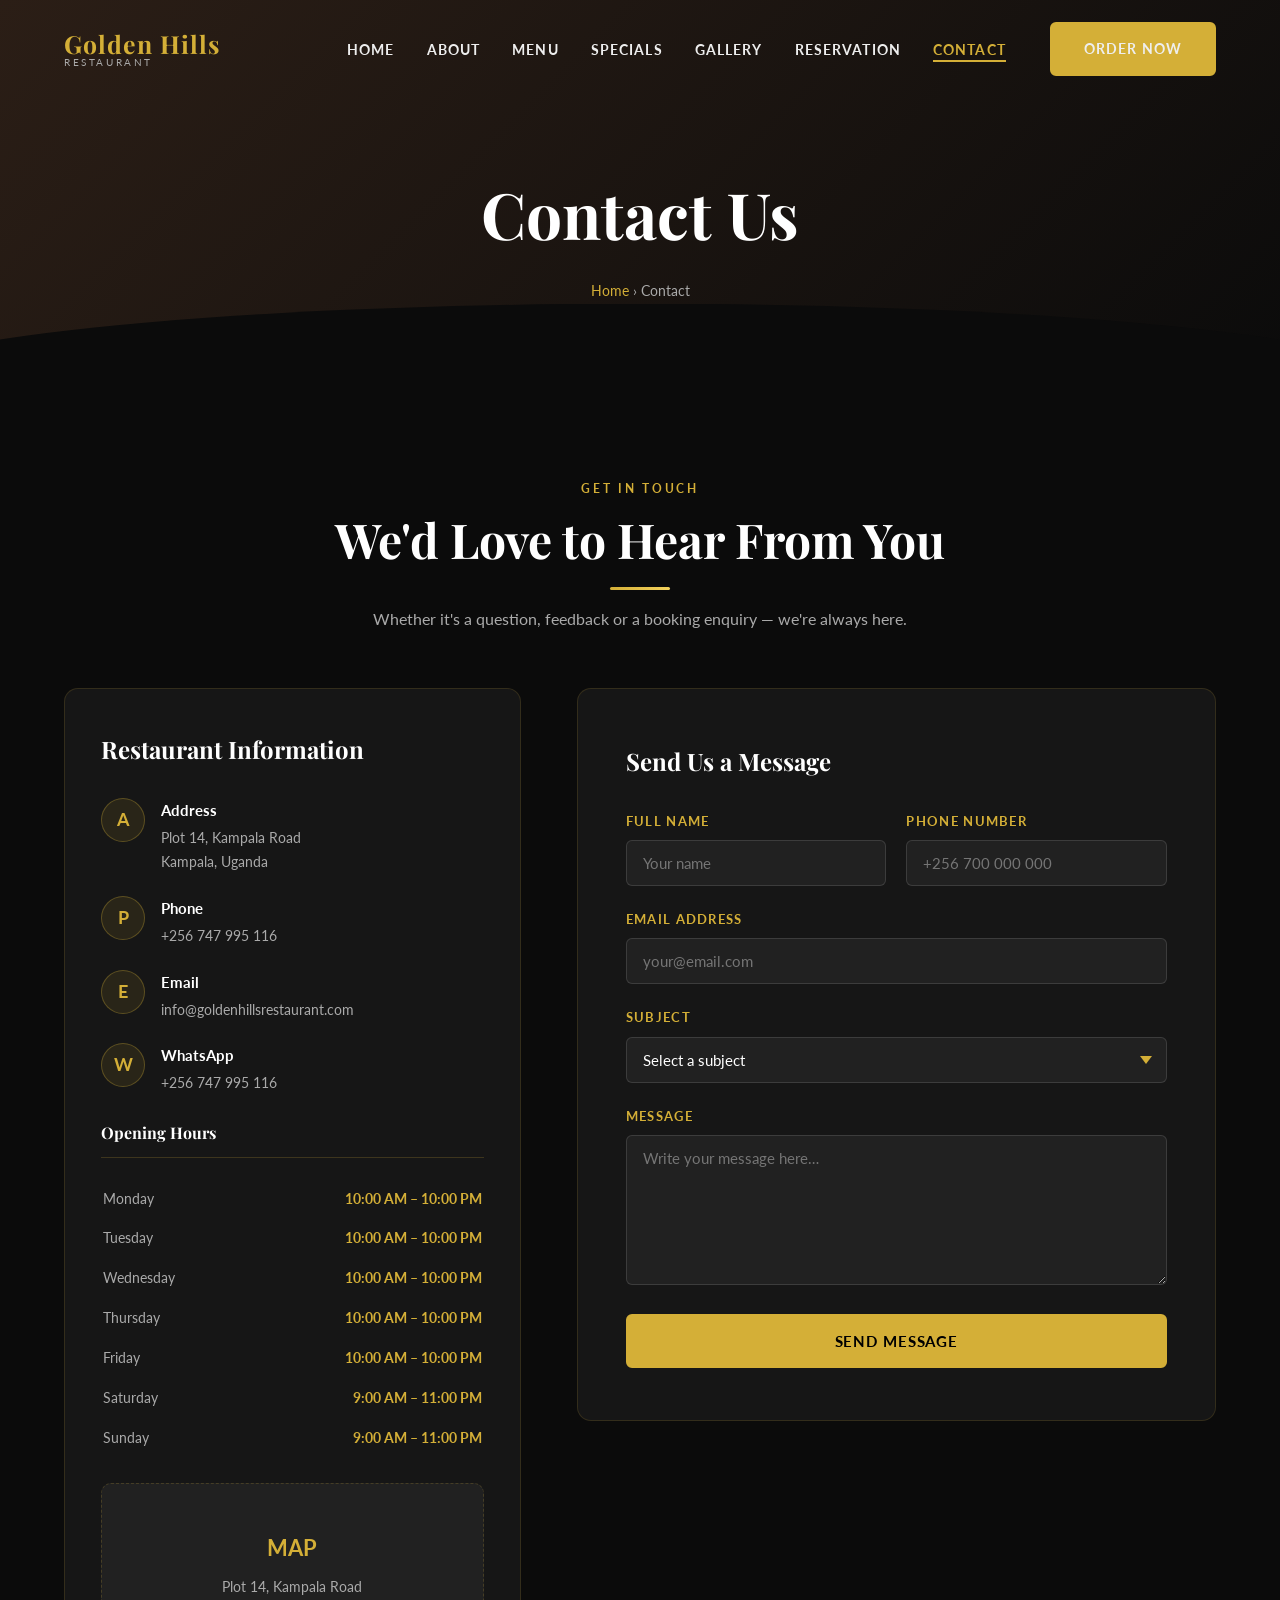
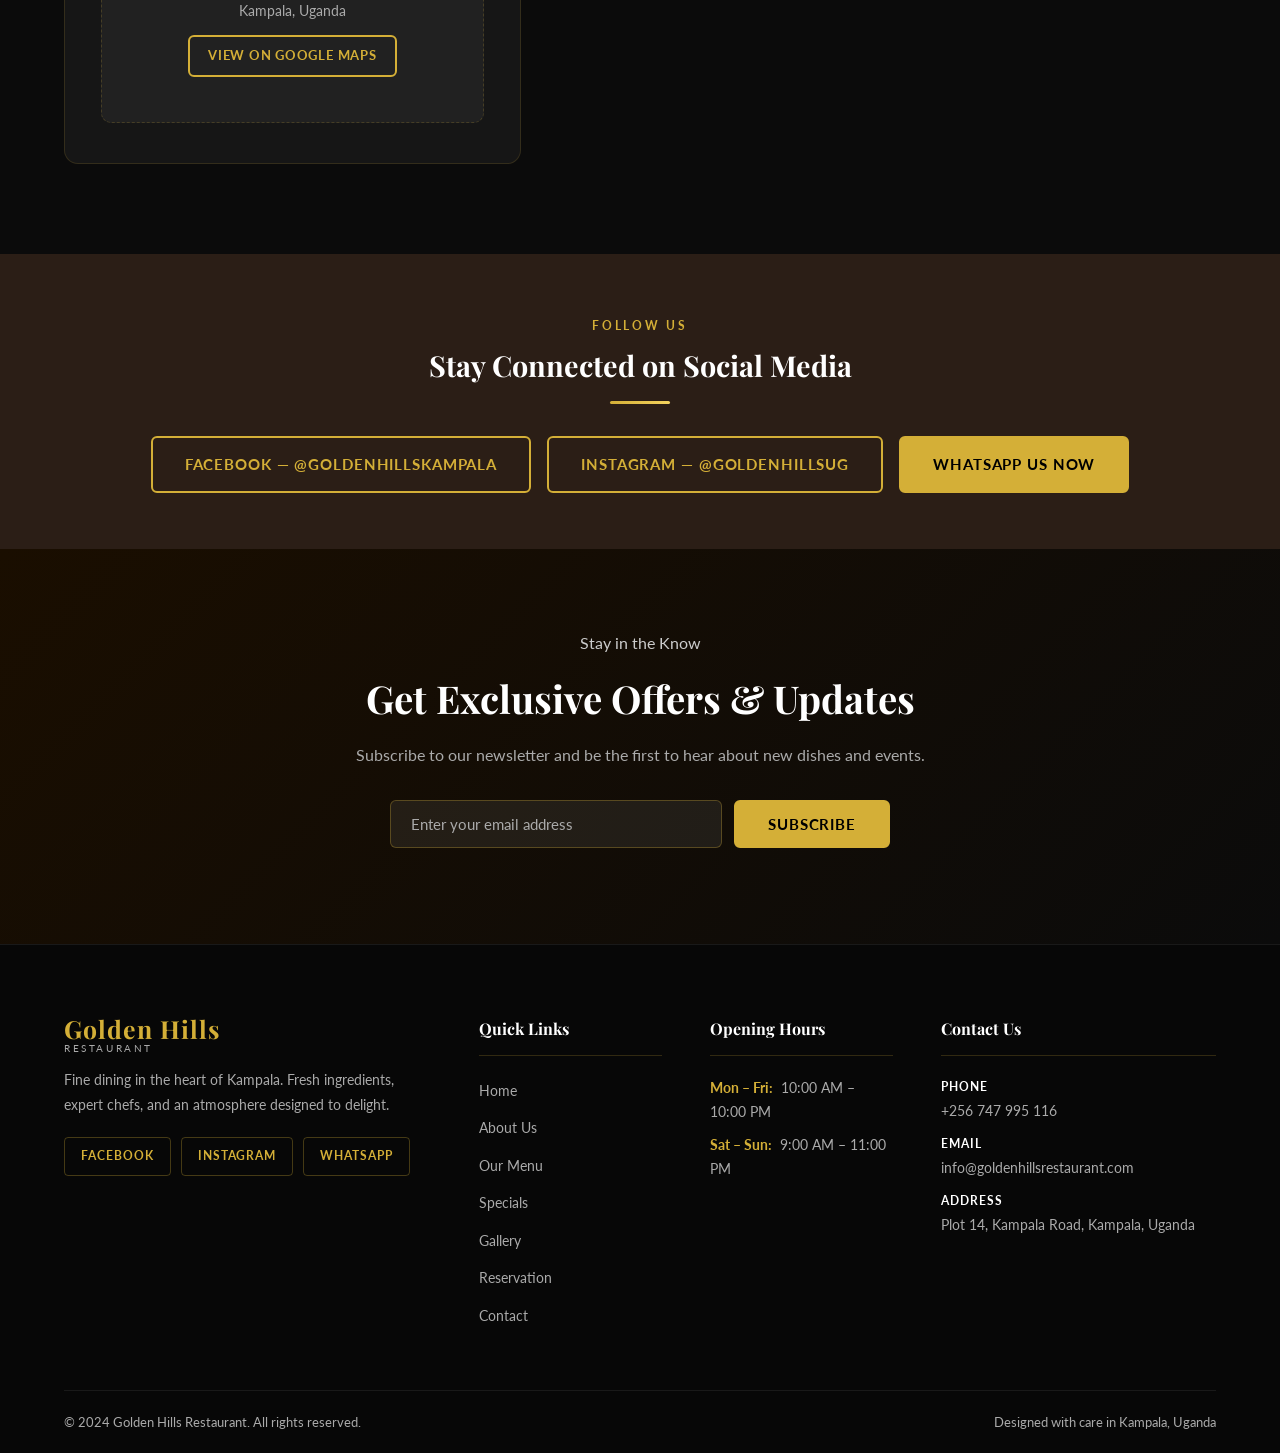
<file: contact.html>
<!DOCTYPE html>
<html lang="en">
<head>
  <meta charset="UTF-8">
  <meta name="viewport" content="width=device-width, initial-scale=1.0">
  <meta name="description" content="Contact Golden Hills Restaurant, Kampala – phone, email, address and contact form.">
  <title>Contact Us | Golden Hills Restaurant</title>
  <link rel="stylesheet" href="css/style.css">
  <link rel="stylesheet" href="css/animations.css">
  <link rel="stylesheet" href="css/responsive.css">
</head>
<body class="page-fade-in">
  <div id="scroll-progress"></div>
  <div id="loading-screen" aria-hidden="true">
    <div class="loader-logo">Golden Hills</div>
    <div class="loader-bar-wrap"><div class="loader-bar"></div></div>
  </div>

  <nav id="navbar" role="navigation" aria-label="Main navigation">
    <div class="container nav-inner">
      <a href="index.html" class="nav-logo">Golden Hills <span>Restaurant</span></a>
      <ul class="nav-links" id="nav-links">
        <li><a href="index.html">Home</a></li>
        <li><a href="about.html">About</a></li>
        <li><a href="menu.html">Menu</a></li>
        <li><a href="specials.html">Specials</a></li>
        <li><a href="gallery.html">Gallery</a></li>
        <li><a href="reservation.html">Reservation</a></li>
        <li><a href="contact.html" class="active">Contact</a></li>
        <li class="nav-order"><a href="reservation.html" class="btn btn-gold">Order Now</a></li>
      </ul>
      <button class="hamburger" id="hamburger" aria-label="Toggle menu" aria-expanded="false"><span></span><span></span><span></span></button>
    </div>
  </nav>

  <header class="page-header">
    <div class="container">
      <h1>Contact Us</h1>
      <p class="breadcrumb"><a href="index.html">Home</a> &rsaquo; Contact</p>
    </div>
  </header>

  <!-- Contact Section -->
  <section class="section-pad" style="background:var(--bg-dark);" aria-labelledby="contact-heading">
    <div class="container">
      <div class="section-header reveal">
        <span class="eyebrow">Get in Touch</span>
        <h2 id="contact-heading">We'd Love to Hear From You</h2>
        <div class="divider"></div>
        <p>Whether it's a question, feedback or a booking enquiry — we're always here.</p>
      </div>

      <div class="contact-grid">

        <!-- Info Card -->
        <div class="contact-info-card reveal reveal-left">
          <h3>Restaurant Information</h3>

          <div class="c-item">
            <div class="c-icon" aria-hidden="true">A</div>
            <div>
              <strong>Address</strong>
              <p>Plot 14, Kampala Road<br>Kampala, Uganda</p>
            </div>
          </div>

          <div class="c-item">
            <div class="c-icon" aria-hidden="true">P</div>
            <div>
              <strong>Phone</strong>
              <p><a href="tel:+256747995116" style="color:var(--gray-mid);">+256 747 995 116</a></p>
            </div>
          </div>

          <div class="c-item">
            <div class="c-icon" aria-hidden="true">E</div>
            <div>
              <strong>Email</strong>
              <p><a href="mailto:info@goldenhillsrestaurant.com" style="color:var(--gray-mid);">info@goldenhillsrestaurant.com</a></p>
            </div>
          </div>

          <div class="c-item">
            <div class="c-icon" aria-hidden="true">W</div>
            <div>
              <strong>WhatsApp</strong>
              <p><a href="https://wa.me/256747995116" style="color:var(--gray-mid);">+256 747 995 116</a></p>
            </div>
          </div>

          <!-- Hours Table -->
          <h4 style="font-family:var(--font-display);font-size:1rem;color:var(--white);margin-top:24px;margin-bottom:14px;padding-bottom:10px;border-bottom:1px solid rgba(212,175,55,.2);">Opening Hours</h4>
          <table class="hours-table" aria-label="Opening hours">
            <tbody>
              <tr><td>Monday</td><td>10:00 AM – 10:00 PM</td></tr>
              <tr><td>Tuesday</td><td>10:00 AM – 10:00 PM</td></tr>
              <tr><td>Wednesday</td><td>10:00 AM – 10:00 PM</td></tr>
              <tr><td>Thursday</td><td>10:00 AM – 10:00 PM</td></tr>
              <tr><td>Friday</td><td>10:00 AM – 10:00 PM</td></tr>
              <tr><td>Saturday</td><td>9:00 AM – 11:00 PM</td></tr>
              <tr><td>Sunday</td><td>9:00 AM – 11:00 PM</td></tr>
            </tbody>
          </table>

          <!-- Map placeholder -->
          <div class="map-wrap" aria-label="Map showing restaurant location in Kampala">
            <div style="text-align:center;">
              <div style="font-size:1.4rem;margin-bottom:8px;color:var(--gold);font-weight:700;">MAP</div>
              <p>Plot 14, Kampala Road<br>Kampala, Uganda</p>
              <a href="https://maps.google.com/?q=Kampala+Road+Kampala+Uganda" target="_blank" rel="noopener noreferrer" class="btn btn-outline-gold" style="margin-top:12px;padding:8px 18px;font-size:.8rem;">View on Google Maps</a>
            </div>
          </div>
        </div>

        <!-- Contact Form -->
        <div class="reveal reveal-right">
          <div class="form-wrap" style="background:var(--bg-card);">
            <h3 style="font-family:var(--font-display);font-size:1.5rem;color:var(--white);margin-bottom:28px;">Send Us a Message</h3>

            <form id="contact-form" novalidate aria-label="Contact form">

              <div class="form-row">
                <div class="form-group">
                  <label for="ct-name">Full Name</label>
                  <input type="text" id="ct-name" name="name" placeholder="Your name" required aria-required="true">
                  <span class="error-msg" role="alert">Please enter your name.</span>
                </div>
                <div class="form-group">
                  <label for="ct-phone">Phone Number</label>
                  <input type="tel" id="ct-phone" name="phone" placeholder="+256 700 000 000">
                </div>
              </div>

              <div class="form-group">
                <label for="ct-email">Email Address</label>
                <input type="email" id="ct-email" name="email" placeholder="your@email.com" required aria-required="true">
                <span class="error-msg" role="alert">Please enter a valid email address.</span>
              </div>

              <div class="form-group">
                <label for="ct-subject">Subject</label>
                <select id="ct-subject" name="subject" required aria-required="true">
                  <option value="" disabled selected>Select a subject</option>
                  <option value="reservation">Table Reservation</option>
                  <option value="feedback">Feedback</option>
                  <option value="catering">Private Catering Enquiry</option>
                  <option value="complaint">Complaint</option>
                  <option value="other">Other</option>
                </select>
                <span class="error-msg" role="alert">Please select a subject.</span>
              </div>

              <div class="form-group">
                <label for="ct-message">Message</label>
                <textarea id="ct-message" name="message" placeholder="Write your message here…" required aria-required="true" style="min-height:150px;"></textarea>
                <span class="error-msg" role="alert">Please enter your message.</span>
              </div>

              <button type="submit" class="btn btn-gold" style="width:100%;padding:16px;">Send Message</button>
            </form>

            <div class="form-success" id="contact-success" role="status" aria-live="polite">
              <div class="tick" aria-hidden="true">&#10003;</div>
              <h3>Message Sent!</h3>
              <p>Thank you for reaching out. A member of our team will get back to you within 24 hours.</p>
            </div>
          </div>
        </div>

      </div><!-- /contact-grid -->
    </div>
  </section>

  <!-- Social Links Section -->
  <section class="section-pad" style="background:var(--bg-brown);padding:56px 0;" aria-labelledby="social-heading">
    <div class="container text-center">
      <div class="section-header reveal" style="margin-bottom:32px;">
        <span class="eyebrow">Follow Us</span>
        <h2 id="social-heading" style="font-size:1.8rem;">Stay Connected on Social Media</h2>
        <div class="divider"></div>
      </div>
      <div style="display:flex;justify-content:center;gap:16px;flex-wrap:wrap;" class="reveal">
        <a href="#" class="btn btn-outline-gold" style="padding:14px 32px;" aria-label="Follow us on Facebook">Facebook — @GoldenHillsKampala</a>
        <a href="#" class="btn btn-outline-gold" style="padding:14px 32px;" aria-label="Follow us on Instagram">Instagram — @GoldenHillsUg</a>
        <a href="https://wa.me/256747995116" class="btn btn-gold" style="padding:14px 32px;" aria-label="Chat on WhatsApp">WhatsApp Us Now</a>
      </div>
    </div>
  </section>

  <!-- Newsletter -->
  <section id="newsletter">
    <div class="container">
      <span class="eyebrow" style="display:block;margin-bottom:10px;">Stay in the Know</span>
      <h2>Get Exclusive Offers &amp; Updates</h2>
      <p>Subscribe to our newsletter and be the first to hear about new dishes and events.</p>
      <form class="newsletter-form" id="newsletter-form" novalidate>
        <input type="email" placeholder="Enter your email address" required aria-label="Email address">
        <button type="submit" class="btn btn-gold">Subscribe</button>
      </form>
      <p id="newsletter-success" role="status">Thank you for subscribing! Welcome to the Golden Hills family.</p>
    </div>
  </section>

  <footer role="contentinfo">
    <div class="container">
      <div class="footer-grid">
        <div class="footer-brand"><div class="nav-logo">Golden Hills <span>Restaurant</span></div><p>Fine dining in the heart of Kampala. Fresh ingredients, expert chefs, and an atmosphere designed to delight.</p><div class="footer-socials"><a href="#" class="social-link">Facebook</a><a href="#" class="social-link">Instagram</a><a href="https://wa.me/256747995116" class="social-link">WhatsApp</a></div></div>
        <div><h4>Quick Links</h4><ul class="footer-links"><li><a href="index.html">Home</a></li><li><a href="about.html">About Us</a></li><li><a href="menu.html">Our Menu</a></li><li><a href="specials.html">Specials</a></li><li><a href="gallery.html">Gallery</a></li><li><a href="reservation.html">Reservation</a></li><li><a href="contact.html">Contact</a></li></ul></div>
        <div><h4>Opening Hours</h4><ul class="footer-hours"><li><span>Mon – Fri:</span> 10:00 AM – 10:00 PM</li><li><span>Sat – Sun:</span> 9:00 AM – 11:00 PM</li></ul></div>
        <div><h4>Contact Us</h4><div class="footer-contact-item"><strong>Phone</strong><a href="tel:+256747995116" style="color:var(--gray-mid)">+256 747 995 116</a></div><div class="footer-contact-item"><strong>Email</strong><a href="mailto:info@goldenhillsrestaurant.com" style="color:var(--gray-mid)">info@goldenhillsrestaurant.com</a></div><div class="footer-contact-item"><strong>Address</strong><p>Plot 14, Kampala Road, Kampala, Uganda</p></div></div>
      </div>
      <div class="footer-bottom">
        <p>&copy; 2024 Golden Hills Restaurant. All rights reserved.</p>
        <p>Designed with care in Kampala, Uganda</p>
      </div>
    </div>
  </footer>
  <button id="back-top" aria-label="Back to top">&#8679;</button>

  <script src="js/script.js"></script>
  <script>
    /* ── Contact Form Validation ─────────────────────────── */
    (function() {
      const form    = document.getElementById('contact-form');
      const success = document.getElementById('contact-success');
      if (!form) return;
      form.addEventListener('submit', function(e) {
        e.preventDefault();
        if (validateForm('contact-form')) {
          form.style.display = 'none';
          success.style.display = 'block';
          success.scrollIntoView({ behavior: 'smooth', block: 'center' });
        }
      });
    })();
  </script>
</body>
</html>
</file>
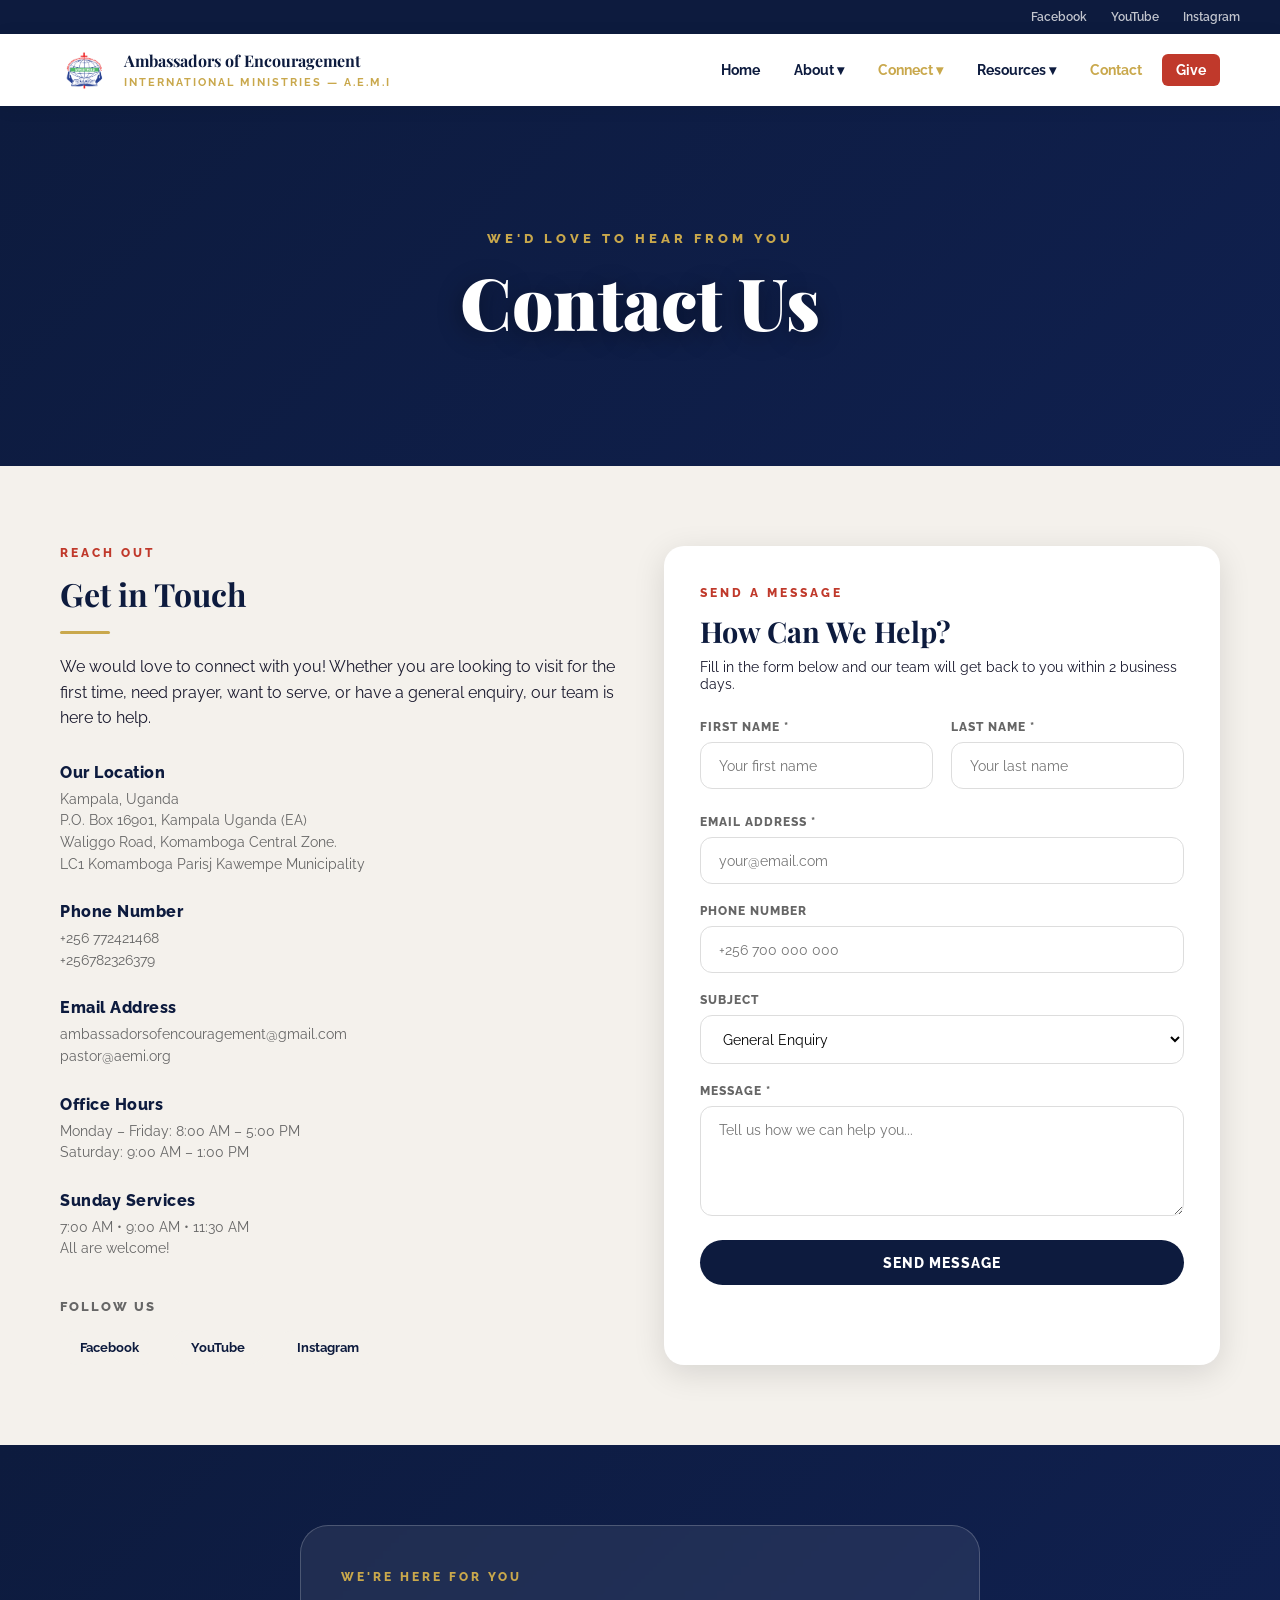
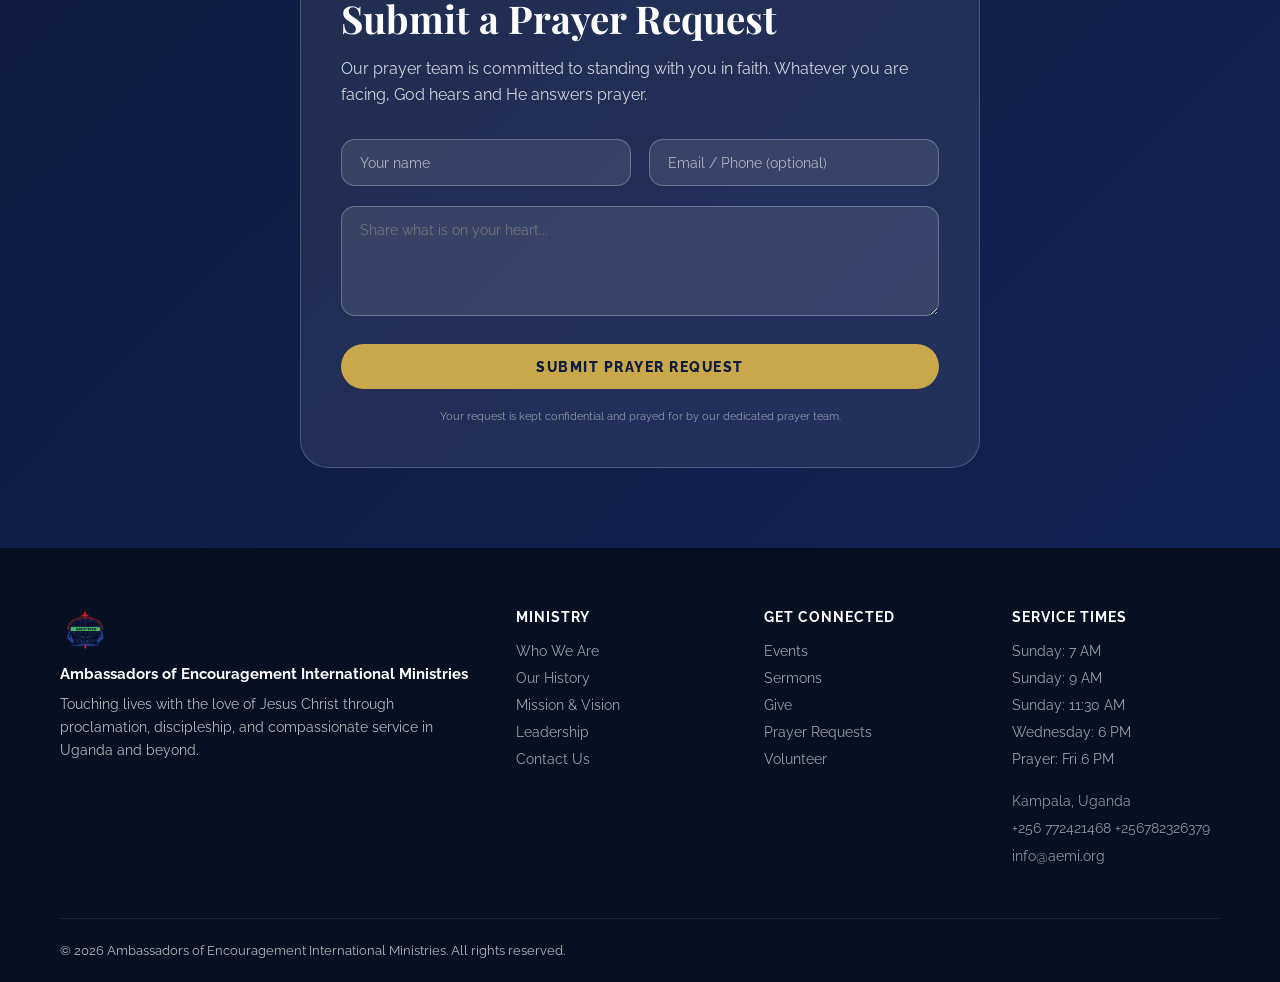
<file: pages/contact.html>
<!DOCTYPE html>
<html lang="en">
<head>
  <meta charset="UTF-8">
  <meta name="viewport" content="width=device-width, initial-scale=1.0, viewport-fit=cover">
  <title>Contact | A.E.M.I - Ambassadors of Encouragement International Ministries</title>
  <link href="https://fonts.googleapis.com/css2?family=Playfair+Display:wght@700;900&family=Raleway:wght@400;600;700;800&display=swap" rel="stylesheet">
  <style>
    * {
      margin: 0;
      padding: 0;
      box-sizing: border-box;
    }

    body {
      font-family: 'Raleway', sans-serif;
      color: #1a1a2e;
      background: #f4f1ec;
      overflow-x: hidden;
    }

    a {
      text-decoration: none;
      color: inherit;
    }

    img {
      max-width: 100%;
      display: block;
    }

    /* ===== ROOT VARIABLES ===== */
    :root {
      --deep-blue: #0d1b3e;
      --navy: #112255;
      --light-gold: #c9a84c;
      --gold: #d4a017;
      --white: #ffffff;
      --off-white: #f4f1ec;
      --text-dark: #1a1a2e;
      --text-light: #666;
      --accent-red: #c0392b;
      --accent-green: #1a6b3c;
      --shadow: 0 8px 32px rgba(0,0,0,0.12);
      --shadow-sm: 0 2px 12px rgba(0,0,0,0.07);
    }

    /* ===== TOPBAR (simplified) ===== */
    .topbar {
      background: var(--deep-blue);
      color: rgba(255,255,255,0.75);
      font-size: 0.75rem;
      padding: 10px 20px;
    }
    .topbar-inner {
      max-width: 1200px;
      margin: 0 auto;
      display: flex;
      justify-content: flex-end;
      align-items: center;
      gap: 24px;
      flex-wrap: wrap;
    }
    .topbar-inner a {
      color: rgba(255,255,255,0.75);
      transition: color 0.2s;
      font-weight: 600;
    }
    .topbar-inner a:hover {
      color: var(--light-gold);
    }

    /* ===== NAVBAR (identical to events.html style) ===== */
    .navbar {
      background: var(--white);
      box-shadow: 0 2px 16px rgba(0,0,0,0.08);
      position: sticky;
      top: 0;
      z-index: 1000;
    }
    .navbar-inner {
      max-width: 1200px;
      margin: 0 auto;
      padding: 0 20px;
      display: flex;
      align-items: center;
      justify-content: space-between;
      height: 72px;
    }
    .navbar-logo {
      display: flex;
      align-items: center;
      gap: 12px;
    }
    .navbar-logo img {
      width: 52px;
      height: 52px;
      object-fit: contain;
    }
    .navbar-brand-text strong {
      display: block;
      font-family: 'Playfair Display', serif;
      font-size: 1rem;
      color: var(--deep-blue);
    }
    .navbar-brand-text span {
      font-size: 0.7rem;
      font-weight: 700;
      letter-spacing: 2px;
      text-transform: uppercase;
      color: var(--light-gold);
    }
    .nav-links {
      display: flex;
      list-style: none;
      gap: 6px;
      align-items: center;
    }
    .nav-links li {
      position: relative;
    }
    .nav-links li a {
      padding: 8px 14px;
      font-size: 0.88rem;
      font-weight: 700;
      color: var(--deep-blue);
      border-radius: 6px;
      transition: all 0.2s;
      display: block;
    }
    .nav-links li a:hover,
    .nav-links li a.active {
      color: var(--light-gold);
    }
    .nav-links li .nav-give {
      background: var(--accent-red);
      color: var(--white);
      border-radius: 6px;
    }
    .nav-links li .nav-give:hover {
      background: #a93226;
      color: var(--white);
    }
    .nav-dropdown {
      display: none;
      position: absolute;
      top: 100%;
      left: 0;
      background: var(--white);
      box-shadow: var(--shadow);
      border-radius: 8px;
      min-width: 180px;
      padding: 8px 0;
      z-index: 100;
    }
    .nav-links li:hover .nav-dropdown {
      display: block;
    }
    .nav-dropdown a {
      padding: 10px 20px;
      font-size: 0.85rem;
      color: var(--deep-blue);
      display: block;
    }
    .nav-dropdown a:hover {
      background: var(--off-white);
      color: var(--light-gold);
    }
    .hamburger {
      display: none;
      flex-direction: column;
      gap: 5px;
      cursor: pointer;
      padding: 8px;
      z-index: 1200;
    }
    .hamburger span {
      display: block;
      width: 26px;
      height: 2.5px;
      background: var(--deep-blue);
      border-radius: 2px;
      transition: all 0.3s;
    }
    .hamburger.open span:nth-child(1) {
      transform: rotate(45deg) translate(5px, 5px);
    }
    .hamburger.open span:nth-child(2) {
      opacity: 0;
    }
    .hamburger.open span:nth-child(3) {
      transform: rotate(-45deg) translate(5px, -5px);
    }
    .nav-overlay {
      display: none;
      position: fixed;
      inset: 0;
      background: rgba(0,0,0,0.45);
      z-index: 1050;
    }
    .nav-overlay.open {
      display: block;
    }
    .mobile-sidebar {
      position: fixed;
      top: 0;
      left: -320px;
      width: 300px;
      height: 100vh;
      background: var(--deep-blue);
      z-index: 1100;
      transition: left 0.35s cubic-bezier(.4,0,.2,1);
      overflow-y: auto;
      display: flex;
      flex-direction: column;
      padding: 0 0 40px 0;
    }
    .mobile-sidebar.open {
      left: 0;
    }
    .mobile-sidebar-header {
      display: flex;
      align-items: center;
      justify-content: space-between;
      padding: 20px 20px 20px 20px;
      border-bottom: 1px solid rgba(255,255,255,0.1);
    }
    .mobile-sidebar-header .brand strong {
      color: var(--white);
      font-family: 'Playfair Display', serif;
      font-size: 0.9rem;
    }
    .mobile-sidebar-header .brand span {
      color: var(--light-gold);
      font-size: 0.6rem;
      font-weight: 700;
      letter-spacing: 1.5px;
      text-transform: uppercase;
      display: block;
    }
    .mobile-sidebar-close {
      background: none;
      border: none;
      color: var(--white);
      font-size: 1.5rem;
      cursor: pointer;
      padding: 4px 8px;
    }
    .mobile-nav-links {
      list-style: none;
      padding: 20px 0;
      flex: 1;
    }
    .mobile-nav-links li a {
      display: block;
      padding: 14px 24px;
      color: rgba(255,255,255,0.85);
      font-size: 1rem;
      font-weight: 700;
      border-bottom: 1px solid rgba(255,255,255,0.06);
      transition: background 0.2s, color 0.2s;
    }
    .mobile-nav-links li a:hover,
    .mobile-nav-links li a.active {
      background: rgba(255,255,255,0.07);
      color: var(--light-gold);
    }
    .mobile-nav-links li a.mobile-give {
      margin: 20px 24px 0;
      background: var(--accent-red);
      color: var(--white);
      border-radius: 8px;
      text-align: center;
      border: none;
    }

    /* ===== PAGE HEADER WITH BACKGROUND IMAGE ===== */
    .page-header {
      position: relative;
      min-height: 360px;
      display: flex;
      align-items: center;
      justify-content: center;
      text-align: center;
      overflow: hidden;
      background: var(--deep-blue);
    }
    .page-header-bg {
      position: absolute;
      inset: 0;
      background-image: url('https://images.unsplash.com/photo-1543269865-cbf427effbad?w=1600&q=80');
      background-size: cover;
      background-position: center 30%;
      filter: brightness(0.32);
    }
    .page-header-overlay {
      position: absolute;
      inset: 0;
      background: linear-gradient(135deg, rgba(13,27,62,0.85) 0%, rgba(17,34,85,0.7) 100%);
    }
    .page-header-content {
      position: relative;
      z-index: 2;
      padding: 60px 20px;
    }
    .page-header-tag {
      font-size: 0.8rem;
      font-weight: 800;
      letter-spacing: 4px;
      text-transform: uppercase;
      color: var(--light-gold);
      margin-bottom: 16px;
      display: block;
    }
    .page-header h1 {
      font-family: 'Playfair Display', serif;
      font-size: clamp(2.8rem, 6vw, 4.5rem);
      font-weight: 900;
      color: var(--white);
      line-height: 1.1;
      text-shadow: 0 4px 24px rgba(0,0,0,0.4);
    }

    /* ===== CONTAINER ===== */
    .container {
      max-width: 1200px;
      margin: 0 auto;
      padding: 0 20px;
    }

    /* ===== CONTACT GRID ===== */
    .section-pad {
      padding: 80px 0;
      background: var(--off-white);
    }
    .contact-grid {
      display: grid;
      grid-template-columns: 1fr 1fr;
      gap: 48px;
    }
    .section-tag {
      font-size: 0.75rem;
      font-weight: 800;
      letter-spacing: 3px;
      text-transform: uppercase;
      color: var(--accent-red);
      display: block;
      margin-bottom: 12px;
    }
    .contact-info-items {
      margin-top: 32px;
      display: flex;
      flex-direction: column;
      gap: 28px;
    }
    .contact-info-item {
      display: flex;
      align-items: flex-start;
      gap: 16px;
    }
    /* No icons used: text replacement */
    .contact-info-item h4 {
      font-family: 'Raleway', sans-serif;
      font-size: 1rem;
      font-weight: 800;
      color: var(--deep-blue);
      margin-bottom: 6px;
      letter-spacing: 0.5px;
    }
    .contact-info-item p {
      font-size: 0.9rem;
      color: var(--text-light);
      line-height: 1.5;
    }
    .contact-form-card {
      background: var(--white);
      padding: 40px 36px;
      border-radius: 20px;
      box-shadow: var(--shadow);
    }
    .contact-form-card h3 {
      font-family: 'Playfair Display', serif;
      font-size: 1.8rem;
      font-weight: 700;
      color: var(--deep-blue);
      margin-bottom: 8px;
    }
    .form-row {
      display: grid;
      grid-template-columns: 1fr 1fr;
      gap: 18px;
      margin-bottom: 6px;
    }
    .form-group {
      margin-bottom: 20px;
    }
    .form-group label {
      display: block;
      font-size: 0.75rem;
      font-weight: 800;
      letter-spacing: 1px;
      text-transform: uppercase;
      color: var(--text-light);
      margin-bottom: 8px;
    }
    .form-group input,
    .form-group select,
    .form-group textarea {
      width: 100%;
      padding: 14px 18px;
      border: 1px solid #ddd;
      border-radius: 12px;
      font-family: 'Raleway', sans-serif;
      font-size: 0.9rem;
      background: var(--white);
      transition: border 0.2s, box-shadow 0.2s;
    }
    .form-group input:focus,
    .form-group select:focus,
    .form-group textarea:focus {
      outline: none;
      border-color: var(--light-gold);
      box-shadow: 0 0 0 3px rgba(201,168,76,0.2);
    }
    .form-group textarea {
      resize: vertical;
      min-height: 110px;
    }
    .btn-primary {
      background: var(--deep-blue);
      color: var(--white);
      border: none;
      border-radius: 40px;
      padding: 14px 24px;
      font-weight: 800;
      font-size: 0.9rem;
      letter-spacing: 1px;
      text-transform: uppercase;
      cursor: pointer;
      transition: all 0.25s;
      font-family: 'Raleway', sans-serif;
    }
    .btn-primary:hover {
      background: var(--light-gold);
      color: var(--deep-blue);
      transform: translateY(-2px);
    }

    /* ===== PRAYER SECTION WITH BACKGROUND IMAGE ===== */
    .prayer-section {
      position: relative;
      background: linear-gradient(135deg, var(--deep-blue), var(--navy));
      padding: 80px 0;
      text-align: center;
      overflow: hidden;
    }
    .prayer-bg-img {
      position: absolute;
      inset: 0;
      background-image: url('https://images.unsplash.com/photo-1545062217-d75e5f572e9c?w=1600&q=80');
      background-size: cover;
      background-position: center;
      opacity: 0.18;
      pointer-events: none;
    }
    .prayer-section .container {
      position: relative;
      z-index: 2;
    }
    .prayer-card {
      max-width: 680px;
      margin: 0 auto;
      background: rgba(255,255,255,0.08);
      backdrop-filter: blur(2px);
      border-radius: 28px;
      padding: 44px 40px;
      border: 1px solid rgba(255,255,255,0.2);
      text-align: left;
    }
    .prayer-card h2 {
      font-family: 'Playfair Display', serif;
      font-size: clamp(1.8rem, 4vw, 2.4rem);
      color: var(--white);
      margin-bottom: 12px;
    }
    .prayer-card .desc {
      color: rgba(255,255,255,0.8);
      margin-bottom: 32px;
      font-size: 1rem;
      line-height: 1.6;
    }
    .prayer-grid {
      display: grid;
      grid-template-columns: 1fr 1fr;
      gap: 18px;
      margin-bottom: 20px;
    }
    .prayer-input {
      background: rgba(255,255,255,0.1);
      border: 1px solid rgba(255,255,255,0.25);
      border-radius: 14px;
      padding: 14px 18px;
      width: 100%;
      color: white;
      font-family: 'Raleway', sans-serif;
      font-size: 0.9rem;
    }
    .prayer-input::placeholder {
      color: rgba(255,255,255,0.6);
    }
    .prayer-textarea {
      background: rgba(255,255,255,0.1);
      border: 1px solid rgba(255,255,255,0.25);
      border-radius: 14px;
      padding: 14px 18px;
      width: 100%;
      color: white;
      font-family: 'Raleway', sans-serif;
      font-size: 0.9rem;
      resize: vertical;
      min-height: 110px;
      margin-bottom: 24px;
    }
    .btn-gold {
      background: var(--light-gold);
      color: var(--deep-blue);
      font-weight: 800;
      letter-spacing: 1.5px;
      text-transform: uppercase;
      border: none;
      border-radius: 40px;
      padding: 14px 28px;
      font-size: 0.9rem;
      cursor: pointer;
      transition: all 0.25s;
      width: 100%;
      font-family: 'Raleway', sans-serif;
    }
    .btn-gold:hover {
      background: #d4a017;
      transform: translateY(-2px);
      box-shadow: 0 6px 16px rgba(201,168,76,0.3);
    }
    .privacy-note {
      text-align: center;
      font-size: 0.7rem;
      color: rgba(255,255,255,0.5);
      margin-top: 20px;
    }

    /* ===== FOOTER (matching events) ===== */
    footer {
      background: #070f22;
      color: rgba(255,255,255,0.7);
      padding: 60px 0 0;
    }
    .footer-grid {
      display: grid;
      grid-template-columns: 2fr 1fr 1fr 1fr;
      gap: 40px;
      margin-bottom: 48px;
    }
    .footer-brand img {
      width: 54px;
      margin-bottom: 14px;
    }
    .footer-brand strong {
      display: block;
      color: var(--white);
      font-size: 0.95rem;
      margin-bottom: 10px;
    }
    .footer-brand p {
      font-size: 0.85rem;
      line-height: 1.7;
    }
    .footer-col h4 {
      color: var(--white);
      font-size: 0.9rem;
      font-weight: 700;
      letter-spacing: 1px;
      margin-bottom: 16px;
      text-transform: uppercase;
    }
    .footer-col ul {
      list-style: none;
    }
    .footer-col ul li {
      margin-bottom: 8px;
    }
    .footer-col ul li a {
      font-size: 0.85rem;
      color: rgba(255,255,255,0.6);
      transition: color 0.2s;
    }
    .footer-col ul li a:hover {
      color: var(--light-gold);
    }
    .footer-bottom {
      border-top: 1px solid rgba(255,255,255,0.08);
      padding: 24px 0;
      display: flex;
      justify-content: space-between;
      align-items: center;
      flex-wrap: wrap;
      gap: 10px;
      font-size: 0.8rem;
    }

    /* Fade animation */
    .fade-in {
      opacity: 0;
      transform: translateY(24px);
      transition: opacity 0.65s ease, transform 0.65s ease;
    }
    .fade-in.visible {
      opacity: 1;
      transform: none;
    }

    /* ===== RESPONSIVE ===== */
    @media (max-width: 900px) {
      .contact-grid {
        grid-template-columns: 1fr;
        gap: 40px;
      }
      .footer-grid {
        grid-template-columns: 1fr 1fr;
      }
      .prayer-card {
        padding: 32px 24px;
      }
      .prayer-grid {
        grid-template-columns: 1fr;
      }
    }

    @media (max-width: 768px) {
      .nav-links {
        display: none;
      }
      .hamburger {
        display: flex;
      }
      .topbar-inner {
        justify-content: center;
        font-size: 0.7rem;
        gap: 16px;
      }
      .section-pad {
        padding: 60px 0;
      }
      .contact-form-card {
        padding: 32px 24px;
      }
      .footer-grid {
        grid-template-columns: 1fr;
      }
      .footer-bottom {
        flex-direction: column;
        text-align: center;
      }
      .page-header {
        min-height: 280px;
      }
      .page-header h1 {
        font-size: 2.2rem;
      }
    }

    @media (max-width: 480px) {
      .form-row {
        grid-template-columns: 1fr;
        gap: 0;
      }
      .contact-info-item {
        gap: 12px;
      }
    }
  </style>
</head>
<body>

<!-- TOPBAR (only socials, no location/email visible as per request minimal) -->
<div class="topbar">
  <div class="topbar-inner">
    <a href="https://facebook.com" target="_blank">Facebook</a>
    <a href="https://youtube.com" target="_blank">YouTube</a>
    <a href="https://instagram.com" target="_blank">Instagram</a>
  </div>
</div>

<!-- NAVBAR (identical structure to events.html) -->
<nav class="navbar">
  <div class="navbar-inner">
    <a href="../index.html" class="navbar-logo">
      <img src="../images/logo.png" alt="AEMI Logo" onerror="this.style.display='none'">
      <div class="navbar-brand-text">
        <strong>Ambassadors of Encouragement</strong>
        <span>International Ministries — A.E.M.I</span>
      </div>
    </a>
    <ul class="nav-links" id="navLinks">
      <li><a href="../index.html">Home</a></li>
      <li>
        <a href="#">About ▾</a>
        <div class="nav-dropdown">
          <a href="about.html">Who We Are</a>
          <a href="about.html#history">Our History</a>
          <a href="about.html#mission">Mission & Vision</a>
          <a href="about.html#leadership">Leadership</a>
        </div>
      </li>
      <li>
        <a href="#" class="active">Connect ▾</a>
        <div class="nav-dropdown">
          <a href="events.html">Events</a>
          <a href="contact.html" class="active">Cell Groups</a>
          <a href="contact.html">Membership</a>
          <a href="contact.html">Volunteer</a>
        </div>
      </li>
      <li>
        <a href="#">Resources ▾</a>
        <div class="nav-dropdown">
          <a href="sermons.html">Sermons</a>
          <a href="sermons.html">Devotionals</a>
        </div>
      </li>
      <li><a href="contact.html" class="active">Contact</a></li>
      <li><a href="give.html" class="nav-give">Give</a></li>
    </ul>
    <div class="hamburger" id="hamburger">
      <span></span><span></span><span></span>
    </div>
  </div>
</nav>

<!-- Mobile Overlay & Sidebar (exactly as events.html) -->
<div class="nav-overlay" id="navOverlay"></div>
<div class="mobile-sidebar" id="mobileSidebar">
  <div class="mobile-sidebar-header">
    <div class="brand">
      <div>
        <strong>Ambassadors of Encouragement</strong>
        <span>International Ministries — A.E.M.I</span>
      </div>
    </div>
    <button class="mobile-sidebar-close" id="sidebarClose">✕</button>
  </div>
  <ul class="mobile-nav-links">
    <li><a href="../index.html">Home</a></li>
    <li><a href="about.html">Who We Are</a></li>
    <li><a href="about.html#mission">Mission & Vision</a></li>
    <li><a href="about.html#leadership">Leadership</a></li>
    <li><a href="events.html">Events</a></li>
    <li><a href="contact.html" class="active">Cell Groups</a></li>
    <li><a href="contact.html">Membership</a></li>
    <li><a href="contact.html">Volunteer</a></li>
    <li><a href="sermons.html">Sermons</a></li>
    <li><a href="contact.html">Contact</a></li>
    <li><a href="give.html" class="mobile-give">Give</a></li>
  </ul>
</div>

<!-- PAGE HEADER with background image -->
<div class="page-header">
  <div class="page-header-bg"></div>
  <div class="page-header-overlay"></div>
  <div class="page-header-content">
    <span class="page-header-tag">We'd Love to Hear From You</span>
    <h1>Contact Us</h1>
  </div>
</div>

<!-- CONTACT SECTION (icons removed, only text) -->
<section class="section-pad">
  <div class="container">
    <div class="contact-grid">
      <!-- Left column: info -->
      <div class="fade-in">
        <span class="section-tag">Reach Out</span>
        <h2 style="font-family:'Playfair Display',serif; font-size:2rem; color:var(--deep-blue);">Get in Touch</h2>
        <div style="width: 50px; height: 3px; background: var(--light-gold); margin: 16px 0 20px 0; border-radius: 2px;"></div>
        <p style="margin-bottom: 24px; line-height:1.6;">We would love to connect with you! Whether you are looking to visit for the first time, need prayer, want to serve, or have a general enquiry, our team is here to help.</p>
        <div class="contact-info-items">
          <div class="contact-info-item">
            <div>
              <h4>Our Location</h4>
              <p>Kampala, Uganda<br>P.O. Box 16901, Kampala Uganda (EA)</p>
              <p>Waliggo Road,  Komamboga Central Zone. <br> LC1 Komamboga Parisj Kawempe Municipality </p>
            </div>
          </div>
          <div class="contact-info-item">
            <div>
              <h4>Phone Number</h4>
              <p>+256 772421468 <br>+256782326379</p>
            </div>
          </div>
          <div class="contact-info-item">
            <div>
              <h4>Email Address</h4>
              <p>ambassadorsofencouragement@gmail.com<br>pastor@aemi.org</p>
            </div>
          </div>
          <div class="contact-info-item">
            <div>
              <h4>Office Hours</h4>
              <p>Monday – Friday: 8:00 AM – 5:00 PM<br>Saturday: 9:00 AM – 1:00 PM</p>
            </div>
          </div>
          <div class="contact-info-item">
            <div>
              <h4>Sunday Services</h4>
              <p>7:00 AM • 9:00 AM • 11:30 AM<br>All are welcome!</p>
            </div>
          </div>
        </div>
        <!-- Social links without icons -->
        <div style="margin-top: 40px;">
          <h4 style="font-size:0.8rem; font-weight:800; letter-spacing:2px; text-transform:uppercase; color:var(--text-light); margin-bottom: 16px;">Follow Us</h4>
          <div style="display:flex; gap:12px; flex-wrap:wrap;">
            <a href="https://facebook.com" target="_blank" style="background:var(--off-white); padding:10px 20px; border-radius:40px; font-weight:700; font-size:0.8rem; color:var(--deep-blue);">Facebook</a>
            <a href="https://youtube.com/@aeck256?si=_eWQrz3W4rrorjbo" target="_blank" style="background:var(--off-white); padding:10px 20px; border-radius:40px; font-weight:700; font-size:0.8rem; color:var(--deep-blue);">YouTube</a>
            <a href="https://instagram.com" target="_blank" style="background:var(--off-white); padding:10px 20px; border-radius:40px; font-weight:700; font-size:0.8rem; color:var(--deep-blue);">Instagram</a>
          </div>
        </div>
      </div>

      <!-- Form -->
      <div class="contact-form-card fade-in">
        <span class="section-tag">Send a Message</span>
        <h3>How Can We Help?</h3>
        <p style="margin-bottom:28px; font-size:0.9rem;">Fill in the form below and our team will get back to you within 2 business days.</p>
        <form id="contactForm">
          <div class="form-row">
            <div class="form-group">
              <label>First Name *</label>
              <input type="text" placeholder="Your first name" required>
            </div>
            <div class="form-group">
              <label>Last Name *</label>
              <input type="text" placeholder="Your last name" required>
            </div>
          </div>
          <div class="form-group">
            <label>Email Address *</label>
            <input type="email" placeholder="your@email.com" required>
          </div>
          <div class="form-group">
            <label>Phone Number</label>
            <input type="tel" placeholder="+256 700 000 000">
          </div>
          <div class="form-group">
            <label>Subject</label>
            <select>
              <option>General Enquiry</option>
              <option>Prayer Request</option>
              <option>Membership Registration</option>
              <option>Join a Cell Group</option>
              <option>Volunteer / Serve</option>
              <option>Counselling Request</option>
              <option>Weddings & Special Services</option>
              <option>Media / Press</option>
              <option>Other</option>
            </select>
          </div>
          <div class="form-group">
            <label>Message *</label>
            <textarea placeholder="Tell us how we can help you..." required></textarea>
          </div>
          <button type="submit" class="btn-primary" style="width:100%;">Send Message</button>
        </form>
      </div>
    </div>
  </div>
</section>

<!-- PRAYER REQUEST SECTION with background image (icons removed) -->
<section class="prayer-section">
  <div class="prayer-bg-img"></div>
  <div class="container">
    <div class="fade-in prayer-card">
      <span class="section-tag" style="color:var(--light-gold); display:block; margin-bottom:8px;">We're Here For You</span>
      <h2>Submit a Prayer Request</h2>
      <p class="desc">Our prayer team is committed to standing with you in faith. Whatever you are facing, God hears and He answers prayer.</p>
      <form id="prayerForm">
        <div class="prayer-grid">
          <div>
            <input type="text" class="prayer-input" placeholder="Your name" style="width:100%;">
          </div>
          <div>
            <input type="text" class="prayer-input" placeholder="Email / Phone (optional)">
          </div>
        </div>
        <textarea class="prayer-textarea" rows="4" placeholder="Share what is on your heart..." required></textarea>
        <button type="submit" class="btn-gold">Submit Prayer Request</button>
        <p class="privacy-note">Your request is kept confidential and prayed for by our dedicated prayer team.</p>
      </form>
    </div>
  </div>
</section>

<!-- FOOTER (matching events page) -->
<footer>
  <div class="container">
    <div class="footer-grid">
      <div class="footer-brand">
        <img src="../images/logo.png" alt="AEMI Logo" onerror="this.style.display='none'">
        <strong>Ambassadors of Encouragement International Ministries</strong>
        <p>Touching lives with the love of Jesus Christ through proclamation, discipleship, and compassionate service in Uganda and beyond.</p>
      </div>
      <div class="footer-col">
        <h4>Ministry</h4>
        <ul>
          <li><a href="about.html">Who We Are</a></li>
          <li><a href="about.html#history">Our History</a></li>
          <li><a href="about.html#mission">Mission & Vision</a></li>
          <li><a href="about.html#leadership">Leadership</a></li>
          <li><a href="contact.html">Contact Us</a></li>
        </ul>
      </div>
      <div class="footer-col">
        <h4>Get Connected</h4>
        <ul>
          <li><a href="events.html">Events</a></li>
          <li><a href="sermons.html">Sermons</a></li>
          <li><a href="give.html">Give</a></li>
          <li><a href="contact.html">Prayer Requests</a></li>
          <li><a href="contact.html">Volunteer</a></li>
        </ul>
      </div>
      <div class="footer-col">
        <h4>Service Times</h4>
        <ul>
          <li><a href="#">Sunday: 7 AM</a></li>
          <li><a href="#">Sunday: 9 AM</a></li>
          <li><a href="#">Sunday: 11:30 AM</a></li>
          <li><a href="#">Wednesday: 6 PM</a></li>
          <li><a href="#">Prayer: Fri 6 PM</a></li>
        </ul>
        <div style="margin-top:20px;font-size:0.85rem;color:rgba(255,255,255,0.55);line-height:2;">
          Kampala, Uganda<br>
          +256 772421468 +256782326379<br>
          info@aemi.org
        </div>
      </div>
    </div>
    <div class="footer-bottom">
      <p>&copy; 2026 Ambassadors of Encouragement International Ministries. All rights reserved.</p>
    </div>
  </div>
</footer>

<script>
  // Mobile sidebar toggles (exactly as events.html)
  const hamburger = document.getElementById('hamburger');
  const mobileSidebar = document.getElementById('mobileSidebar');
  const navOverlay = document.getElementById('navOverlay');
  const sidebarClose = document.getElementById('sidebarClose');

  function openSidebar() {
    hamburger.classList.add('open');
    mobileSidebar.classList.add('open');
    navOverlay.classList.add('open');
    document.body.style.overflow = 'hidden';
  }
  function closeSidebar() {
    hamburger.classList.remove('open');
    mobileSidebar.classList.remove('open');
    navOverlay.classList.remove('open');
    document.body.style.overflow = '';
  }
  hamburger.addEventListener('click', openSidebar);
  sidebarClose.addEventListener('click', closeSidebar);
  navOverlay.addEventListener('click', closeSidebar);

  // Fade in on scroll
  const fadeEls = document.querySelectorAll('.fade-in');
  const observer = new IntersectionObserver((entries) => {
    entries.forEach(entry => {
      if (entry.isIntersecting) {
        entry.target.classList.add('visible');
      }
    });
  }, { threshold: 0.12 });
  fadeEls.forEach(el => observer.observe(el));

  // simple preventDefault for forms (demo)
  const contactForm = document.getElementById('contactForm');
  const prayerForm = document.getElementById('prayerForm');
  if(contactForm) contactForm.addEventListener('submit', (e) => e.preventDefault());
  if(prayerForm) prayerForm.addEventListener('submit', (e) => e.preventDefault());
</script>
</body>
</html>
</file>
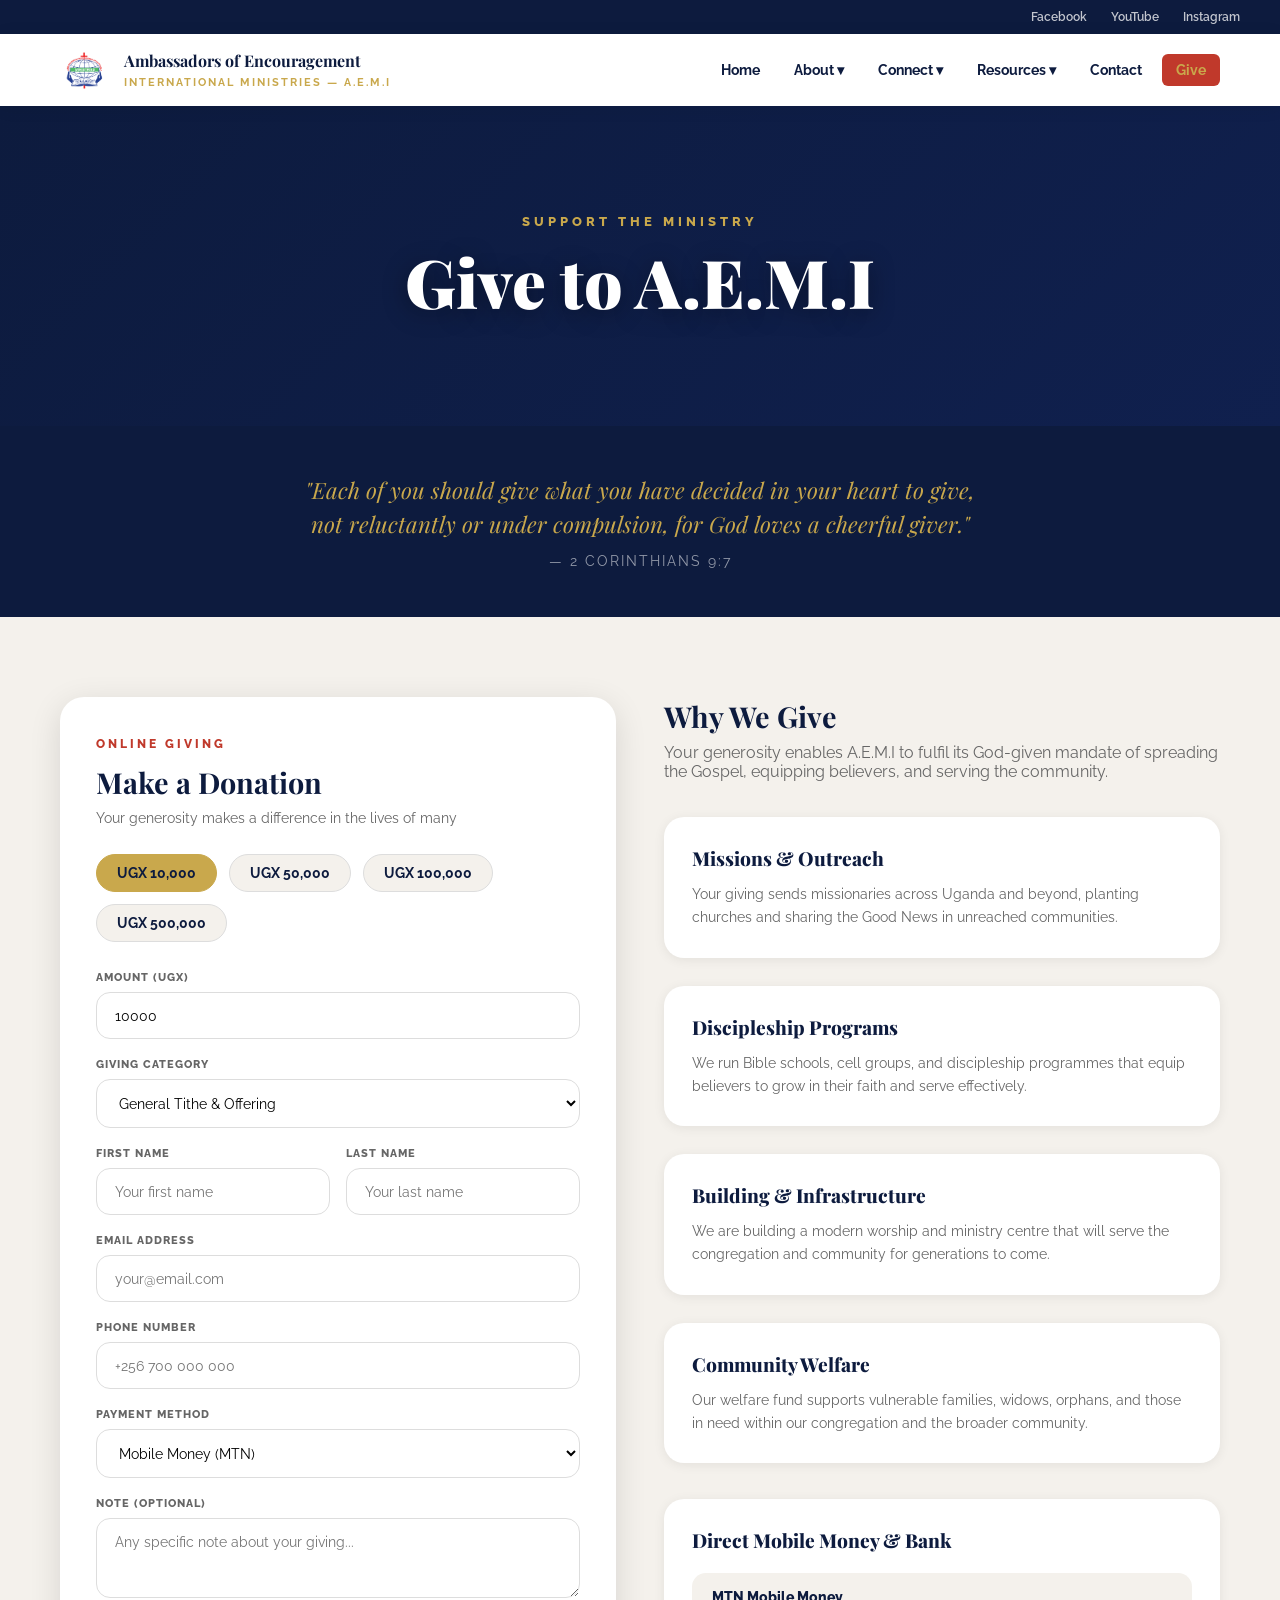
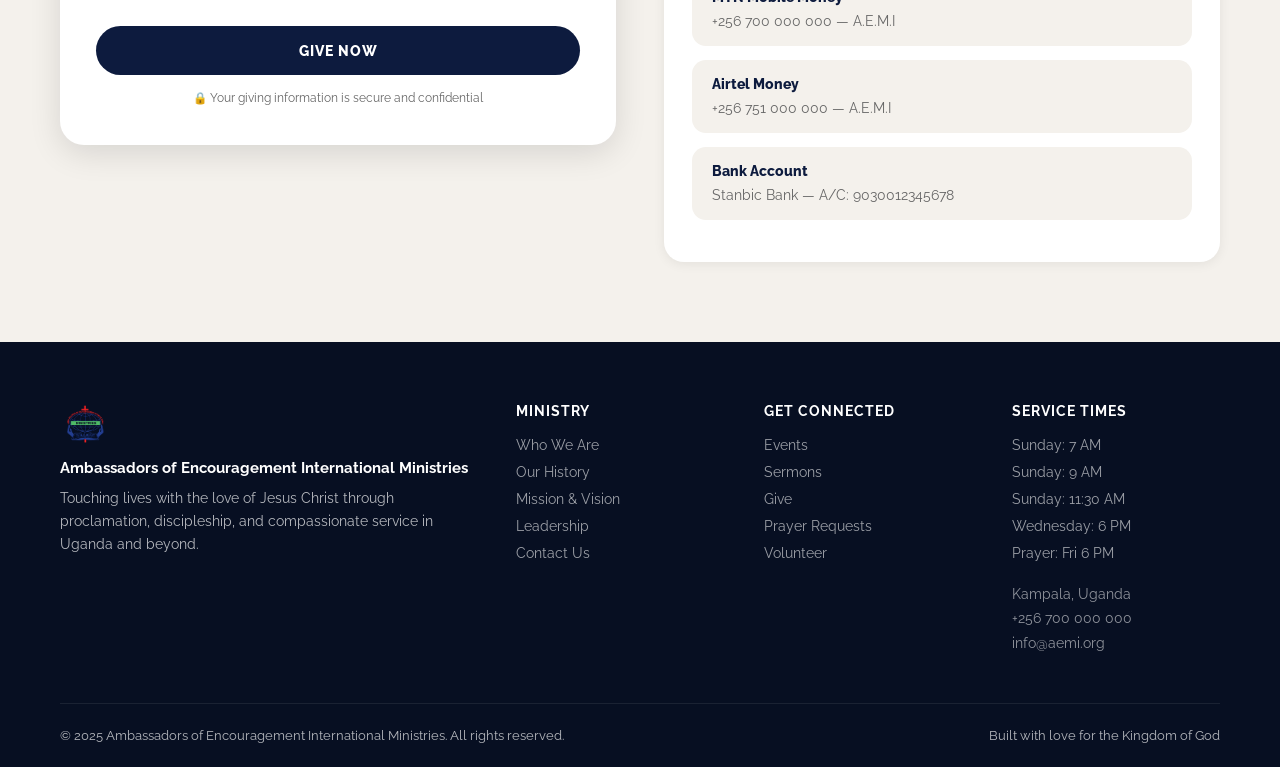
<file: pages/give.html>
<!DOCTYPE html>
<html lang="en">
<head>
  <meta charset="UTF-8">
  <meta name="viewport" content="width=device-width, initial-scale=1.0, viewport-fit=cover">
  <title>Give | A.E.M.I - Ambassadors of Encouragement International Ministries</title>
  <link href="https://fonts.googleapis.com/css2?family=Playfair+Display:wght@700;900&family=Raleway:wght@400;600;700;800&display=swap" rel="stylesheet">
  <style>
    * {
      margin: 0;
      padding: 0;
      box-sizing: border-box;
    }

    body {
      font-family: 'Raleway', sans-serif;
      color: #1a1a2e;
      background: #f4f1ec;
      overflow-x: hidden;
    }

    a {
      text-decoration: none;
      color: inherit;
    }

    img {
      max-width: 100%;
      display: block;
    }

    /* ===== ROOT VARIABLES ===== */
    :root {
      --deep-blue: #0d1b3e;
      --navy: #112255;
      --light-gold: #c9a84c;
      --gold: #d4a017;
      --white: #ffffff;
      --off-white: #f4f1ec;
      --text-dark: #1a1a2e;
      --text-light: #666;
      --accent-red: #c0392b;
      --accent-green: #1a6b3c;
      --shadow: 0 8px 32px rgba(0,0,0,0.12);
      --shadow-sm: 0 2px 12px rgba(0,0,0,0.07);
    }

    /* ===== TOPBAR (simplified, no icons) ===== */
    .topbar {
      background: var(--deep-blue);
      color: rgba(255,255,255,0.75);
      font-size: 0.75rem;
      padding: 10px 20px;
    }
    .topbar-inner {
      max-width: 1200px;
      margin: 0 auto;
      display: flex;
      justify-content: flex-end;
      align-items: center;
      gap: 24px;
      flex-wrap: wrap;
    }
    .topbar-inner a {
      color: rgba(255,255,255,0.75);
      transition: color 0.2s;
      font-weight: 600;
    }
    .topbar-inner a:hover {
      color: var(--light-gold);
    }

    /* ===== NAVBAR (identical to events/contact style) ===== */
    .navbar {
      background: var(--white);
      box-shadow: 0 2px 16px rgba(0,0,0,0.08);
      position: sticky;
      top: 0;
      z-index: 1000;
    }
    .navbar-inner {
      max-width: 1200px;
      margin: 0 auto;
      padding: 0 20px;
      display: flex;
      align-items: center;
      justify-content: space-between;
      height: 72px;
    }
    .navbar-logo {
      display: flex;
      align-items: center;
      gap: 12px;
    }
    .navbar-logo img {
      width: 52px;
      height: 52px;
      object-fit: contain;
    }
    .navbar-brand-text strong {
      display: block;
      font-family: 'Playfair Display', serif;
      font-size: 1rem;
      color: var(--deep-blue);
    }
    .navbar-brand-text span {
      font-size: 0.7rem;
      font-weight: 700;
      letter-spacing: 2px;
      text-transform: uppercase;
      color: var(--light-gold);
    }
    .nav-links {
      display: flex;
      list-style: none;
      gap: 6px;
      align-items: center;
    }
    .nav-links li {
      position: relative;
    }
    .nav-links li a {
      padding: 8px 14px;
      font-size: 0.88rem;
      font-weight: 700;
      color: var(--deep-blue);
      border-radius: 6px;
      transition: all 0.2s;
      display: block;
    }
    .nav-links li a:hover,
    .nav-links li a.active {
      color: var(--light-gold);
    }
    .nav-links li .nav-give {
      background: var(--accent-red);
      color: var(--white);
      border-radius: 6px;
    }
    .nav-links li .nav-give:hover {
      background: #a93226;
      color: var(--white);
    }
    .nav-dropdown {
      display: none;
      position: absolute;
      top: 100%;
      left: 0;
      background: var(--white);
      box-shadow: var(--shadow);
      border-radius: 8px;
      min-width: 180px;
      padding: 8px 0;
      z-index: 100;
    }
    .nav-links li:hover .nav-dropdown {
      display: block;
    }
    .nav-dropdown a {
      padding: 10px 20px;
      font-size: 0.85rem;
      color: var(--deep-blue);
      display: block;
    }
    .nav-dropdown a:hover {
      background: var(--off-white);
      color: var(--light-gold);
    }
    .hamburger {
      display: none;
      flex-direction: column;
      gap: 5px;
      cursor: pointer;
      padding: 8px;
      z-index: 1200;
    }
    .hamburger span {
      display: block;
      width: 26px;
      height: 2.5px;
      background: var(--deep-blue);
      border-radius: 2px;
      transition: all 0.3s;
    }
    .hamburger.open span:nth-child(1) {
      transform: rotate(45deg) translate(5px, 5px);
    }
    .hamburger.open span:nth-child(2) {
      opacity: 0;
    }
    .hamburger.open span:nth-child(3) {
      transform: rotate(-45deg) translate(5px, -5px);
    }
    .nav-overlay {
      display: none;
      position: fixed;
      inset: 0;
      background: rgba(0,0,0,0.45);
      z-index: 1050;
    }
    .nav-overlay.open {
      display: block;
    }
    .mobile-sidebar {
      position: fixed;
      top: 0;
      left: -320px;
      width: 300px;
      height: 100vh;
      background: var(--deep-blue);
      z-index: 1100;
      transition: left 0.35s cubic-bezier(.4,0,.2,1);
      overflow-y: auto;
      display: flex;
      flex-direction: column;
      padding: 0 0 40px 0;
    }
    .mobile-sidebar.open {
      left: 0;
    }
    .mobile-sidebar-header {
      display: flex;
      align-items: center;
      justify-content: space-between;
      padding: 20px 20px 20px 20px;
      border-bottom: 1px solid rgba(255,255,255,0.1);
    }
    .mobile-sidebar-header .brand strong {
      color: var(--white);
      font-family: 'Playfair Display', serif;
      font-size: 0.9rem;
    }
    .mobile-sidebar-header .brand span {
      color: var(--light-gold);
      font-size: 0.6rem;
      font-weight: 700;
      letter-spacing: 1.5px;
      text-transform: uppercase;
      display: block;
    }
    .mobile-sidebar-close {
      background: none;
      border: none;
      color: var(--white);
      font-size: 1.5rem;
      cursor: pointer;
      padding: 4px 8px;
    }
    .mobile-nav-links {
      list-style: none;
      padding: 20px 0;
      flex: 1;
    }
    .mobile-nav-links li a {
      display: block;
      padding: 14px 24px;
      color: rgba(255,255,255,0.85);
      font-size: 1rem;
      font-weight: 700;
      border-bottom: 1px solid rgba(255,255,255,0.06);
      transition: background 0.2s, color 0.2s;
    }
    .mobile-nav-links li a:hover,
    .mobile-nav-links li a.active {
      background: rgba(255,255,255,0.07);
      color: var(--light-gold);
    }
    .mobile-nav-links li a.mobile-give {
      margin: 20px 24px 0;
      background: var(--accent-red);
      color: var(--white);
      border-radius: 8px;
      text-align: center;
      border: none;
    }

    /* ===== PAGE HEADER with background image ===== */
    .page-header {
      position: relative;
      min-height: 320px;
      display: flex;
      align-items: center;
      justify-content: center;
      text-align: center;
      overflow: hidden;
      background: var(--deep-blue);
    }
    .page-header-bg {
      position: absolute;
      inset: 0;
      background-image: url('https://images.unsplash.com/photo-1543269865-cbf427effbad?w=1600&q=80');
      background-size: cover;
      background-position: center 30%;
      filter: brightness(0.32);
    }
    .page-header-overlay {
      position: absolute;
      inset: 0;
      background: linear-gradient(135deg, rgba(13,27,62,0.85) 0%, rgba(17,34,85,0.7) 100%);
    }
    .page-header-content {
      position: relative;
      z-index: 2;
      padding: 60px 20px;
    }
    .page-header-tag {
      font-size: 0.8rem;
      font-weight: 800;
      letter-spacing: 4px;
      text-transform: uppercase;
      color: var(--light-gold);
      margin-bottom: 16px;
      display: block;
    }
    .page-header h1 {
      font-family: 'Playfair Display', serif;
      font-size: clamp(2.8rem, 6vw, 4.2rem);
      font-weight: 900;
      color: var(--white);
      line-height: 1.1;
      text-shadow: 0 4px 24px rgba(0,0,0,0.4);
    }

    /* ===== CONTAINER ===== */
    .container {
      max-width: 1200px;
      margin: 0 auto;
      padding: 0 20px;
    }

    /* ===== SCRIPTURE QUOTE SECTION ===== */
    .scripture-section {
      background: var(--deep-blue);
      padding: 48px 0;
      text-align: center;
    }
    .scripture-text {
      color: var(--light-gold);
      font-family: 'Playfair Display', serif;
      font-size: 1.4rem;
      font-style: italic;
      max-width: 700px;
      margin: 0 auto;
      line-height: 1.5;
    }
    .scripture-ref {
      color: rgba(255,255,255,0.55);
      font-family: 'Raleway', sans-serif;
      font-size: 0.85rem;
      margin-top: 12px;
      letter-spacing: 2px;
    }

    /* ===== GIVE PAGE LAYOUT - TWO COLUMN CARD VIEW ===== */
    .give-page {
      padding: 80px 0;
      background: var(--off-white);
    }
    .give-grid {
      display: grid;
      grid-template-columns: 1fr 1fr;
      gap: 48px;
      align-items: start;
    }

    /* LEFT CARD - FORM */
    .give-card {
      background: var(--white);
      border-radius: 24px;
      padding: 40px 36px;
      box-shadow: var(--shadow);
    }
    .section-tag {
      font-size: 0.75rem;
      font-weight: 800;
      letter-spacing: 3px;
      text-transform: uppercase;
      color: var(--accent-red);
      display: block;
      margin-bottom: 12px;
    }
    .give-card h3 {
      font-family: 'Playfair Display', serif;
      font-size: 1.8rem;
      font-weight: 700;
      color: var(--deep-blue);
      margin-bottom: 8px;
    }
    .give-sub {
      color: var(--text-light);
      margin-bottom: 28px;
      font-size: 0.9rem;
    }
    .give-amounts {
      display: flex;
      flex-wrap: wrap;
      gap: 12px;
      margin-bottom: 28px;
    }
    .amount-btn {
      background: var(--off-white);
      border: 1px solid #ddd;
      padding: 10px 20px;
      border-radius: 40px;
      font-weight: 700;
      font-size: 0.85rem;
      font-family: 'Raleway', sans-serif;
      cursor: pointer;
      transition: all 0.2s;
      color: var(--deep-blue);
    }
    .amount-btn.active {
      background: var(--light-gold);
      border-color: var(--light-gold);
      color: var(--deep-blue);
    }
    .amount-btn:hover {
      background: var(--light-gold);
      border-color: var(--light-gold);
    }
    .give-form label {
      display: block;
      font-size: 0.7rem;
      font-weight: 800;
      letter-spacing: 1px;
      text-transform: uppercase;
      color: var(--text-light);
      margin-bottom: 8px;
      margin-top: 18px;
    }
    .give-form input,
    .give-form select,
    .give-form textarea {
      width: 100%;
      padding: 14px 18px;
      border: 1px solid #ddd;
      border-radius: 14px;
      font-family: 'Raleway', sans-serif;
      font-size: 0.9rem;
      background: var(--white);
      transition: border 0.2s;
    }
    .give-form input:focus,
    .give-form select:focus,
    .give-form textarea:focus {
      outline: none;
      border-color: var(--light-gold);
    }
    .give-form textarea {
      resize: vertical;
      min-height: 80px;
    }
    .btn-primary {
      background: var(--deep-blue);
      color: var(--white);
      border: none;
      border-radius: 40px;
      padding: 16px;
      font-weight: 800;
      font-size: 0.9rem;
      letter-spacing: 1px;
      text-transform: uppercase;
      cursor: pointer;
      transition: all 0.25s;
      font-family: 'Raleway', sans-serif;
      margin-top: 24px;
      width: 100%;
    }
    .btn-primary:hover {
      background: var(--light-gold);
      color: var(--deep-blue);
      transform: translateY(-2px);
    }
    .secure-note {
      text-align: center;
      font-size: 0.72rem;
      color: var(--text-light);
      margin-top: 16px;
    }

    /* RIGHT COLUMN - CARDS (no icons) */
    .give-info-cards {
      display: flex;
      flex-direction: column;
      gap: 28px;
    }
    .info-heading {
      margin-bottom: 8px;
    }
    .info-heading h3 {
      font-family: 'Playfair Display', serif;
      font-size: 1.8rem;
      font-weight: 700;
      color: var(--deep-blue);
    }
    .info-heading p {
      color: var(--text-light);
      margin-top: 8px;
    }
    .reason-card {
      background: var(--white);
      border-radius: 20px;
      padding: 28px 28px;
      box-shadow: var(--shadow-sm);
      transition: transform 0.2s, box-shadow 0.2s;
    }
    .reason-card:hover {
      transform: translateY(-4px);
      box-shadow: var(--shadow);
    }
    .reason-card h4 {
      font-family: 'Playfair Display', serif;
      font-size: 1.2rem;
      font-weight: 800;
      color: var(--deep-blue);
      margin-bottom: 12px;
    }
    .reason-card p {
      font-size: 0.88rem;
      color: var(--text-light);
      line-height: 1.65;
    }
    /* Direct payment methods card (no icons) */
    .payment-methods-card {
      background: var(--white);
      border-radius: 20px;
      padding: 28px;
      box-shadow: var(--shadow-sm);
      margin-top: 8px;
    }
    .payment-methods-card h4 {
      font-family: 'Playfair Display', serif;
      font-size: 1.2rem;
      font-weight: 800;
      color: var(--deep-blue);
      margin-bottom: 20px;
    }
    .payment-row {
      background: var(--off-white);
      border-radius: 14px;
      padding: 16px 20px;
      margin-bottom: 14px;
    }
    .payment-row strong {
      display: block;
      font-family: 'Raleway', sans-serif;
      font-size: 0.88rem;
      font-weight: 800;
      color: var(--deep-blue);
      margin-bottom: 6px;
    }
    .payment-row span {
      font-size: 0.85rem;
      color: var(--text-light);
    }

    /* ===== FOOTER ===== */
    footer {
      background: #070f22;
      color: rgba(255,255,255,0.7);
      padding: 60px 0 0;
    }
    .footer-grid {
      display: grid;
      grid-template-columns: 2fr 1fr 1fr 1fr;
      gap: 40px;
      margin-bottom: 48px;
    }
    .footer-brand img {
      width: 54px;
      margin-bottom: 14px;
    }
    .footer-brand strong {
      display: block;
      color: var(--white);
      font-size: 0.95rem;
      margin-bottom: 10px;
    }
    .footer-brand p {
      font-size: 0.85rem;
      line-height: 1.7;
    }
    .footer-col h4 {
      color: var(--white);
      font-size: 0.9rem;
      font-weight: 700;
      letter-spacing: 1px;
      margin-bottom: 16px;
      text-transform: uppercase;
    }
    .footer-col ul {
      list-style: none;
    }
    .footer-col ul li {
      margin-bottom: 8px;
    }
    .footer-col ul li a {
      font-size: 0.85rem;
      color: rgba(255,255,255,0.6);
      transition: color 0.2s;
    }
    .footer-col ul li a:hover {
      color: var(--light-gold);
    }
    .footer-bottom {
      border-top: 1px solid rgba(255,255,255,0.08);
      padding: 24px 0;
      display: flex;
      justify-content: space-between;
      align-items: center;
      flex-wrap: wrap;
      gap: 10px;
      font-size: 0.8rem;
    }

    /* Fade animation */
    .fade-in {
      opacity: 0;
      transform: translateY(24px);
      transition: opacity 0.65s ease, transform 0.65s ease;
    }
    .fade-in.visible {
      opacity: 1;
      transform: none;
    }

    /* ===== RESPONSIVE ===== */
    @media (max-width: 900px) {
      .give-grid {
        grid-template-columns: 1fr;
        gap: 40px;
      }
      .footer-grid {
        grid-template-columns: 1fr 1fr;
      }
      .give-card {
        padding: 32px 24px;
      }
    }

    @media (max-width: 768px) {
      .nav-links {
        display: none;
      }
      .hamburger {
        display: flex;
      }
      .topbar-inner {
        justify-content: center;
        font-size: 0.7rem;
        gap: 16px;
      }
      .footer-grid {
        grid-template-columns: 1fr;
      }
      .footer-bottom {
        flex-direction: column;
        text-align: center;
      }
      .page-header {
        min-height: 260px;
      }
      .page-header h1 {
        font-size: 2.2rem;
      }
      .scripture-text {
        font-size: 1.1rem;
        padding: 0 20px;
      }
      .give-amounts {
        justify-content: center;
      }
      .info-heading h3 {
        font-size: 1.5rem;
      }
    }

    @media (max-width: 480px) {
      .give-amounts {
        gap: 8px;
      }
      .amount-btn {
        padding: 8px 16px;
        font-size: 0.75rem;
      }
      .reason-card {
        padding: 22px;
      }
    }
  </style>
</head>
<body>

<!-- TOPBAR (no icons, only text) -->
<div class="topbar">
  <div class="topbar-inner">
    <a href="https://facebook.com" target="_blank">Facebook</a>
    <a href="https://youtube.com" target="_blank">YouTube</a>
    <a href="https://instagram.com" target="_blank">Instagram</a>
  </div>
</div>

<!-- NAVBAR (identical to events/contact) -->
<nav class="navbar">
  <div class="navbar-inner">
    <a href="../index.html" class="navbar-logo">
      <img src="../images/logo.png" alt="AEMI Logo" onerror="this.style.display='none'">
      <div class="navbar-brand-text">
        <strong>Ambassadors of Encouragement</strong>
        <span>International Ministries — A.E.M.I</span>
      </div>
    </a>
    <ul class="nav-links" id="navLinks">
      <li><a href="../index.html">Home</a></li>
      <li>
        <a href="#">About ▾</a>
        <div class="nav-dropdown">
          <a href="about.html">Who We Are</a>
          <a href="about.html#history">Our History</a>
          <a href="about.html#mission">Mission & Vision</a>
          <a href="about.html#leadership">Leadership</a>
        </div>
      </li>
      <li>
        <a href="#">Connect ▾</a>
        <div class="nav-dropdown">
          <a href="events.html">Events</a>
          <a href="contact.html">Cell Groups</a>
          <a href="contact.html">Membership</a>
          <a href="contact.html">Volunteer</a>
        </div>
      </li>
      <li>
        <a href="#">Resources ▾</a>
        <div class="nav-dropdown">
          <a href="sermons.html">Sermons</a>
          <a href="sermons.html">Devotionals</a>
        </div>
      </li>
      <li><a href="contact.html">Contact</a></li>
      <li><a href="give.html" class="nav-give active">Give</a></li>
    </ul>
    <div class="hamburger" id="hamburger">
      <span></span><span></span><span></span>
    </div>
  </div>
</nav>

<!-- Mobile Overlay & Sidebar -->
<div class="nav-overlay" id="navOverlay"></div>
<div class="mobile-sidebar" id="mobileSidebar">
  <div class="mobile-sidebar-header">
    <div class="brand">
      <div>
        <strong>Ambassadors of Encouragement</strong>
        <span>International Ministries — A.E.M.I</span>
      </div>
    </div>
    <button class="mobile-sidebar-close" id="sidebarClose">✕</button>
  </div>
  <ul class="mobile-nav-links">
    <li><a href="../index.html">Home</a></li>
    <li><a href="about.html">Who We Are</a></li>
    <li><a href="about.html#mission">Mission & Vision</a></li>
    <li><a href="about.html#leadership">Leadership</a></li>
    <li><a href="events.html">Events</a></li>
    <li><a href="contact.html">Cell Groups</a></li>
    <li><a href="contact.html">Membership</a></li>
    <li><a href="contact.html">Volunteer</a></li>
    <li><a href="sermons.html">Sermons</a></li>
    <li><a href="contact.html">Contact</a></li>
    <li><a href="give.html" class="mobile-give">Give</a></li>
  </ul>
</div>

<!-- PAGE HEADER with background image -->
<div class="page-header">
  <div class="page-header-bg"></div>
  <div class="page-header-overlay"></div>
  <div class="page-header-content">
    <span class="page-header-tag">Support the Ministry</span>
    <h1>Give to A.E.M.I</h1>
  </div>
</div>

<!-- SCRIPTURE QUOTE (no icons) -->
<div class="scripture-section">
  <div class="container">
    <div class="scripture-text">
      "Each of you should give what you have decided in your heart to give, not reluctantly or under compulsion, for God loves a cheerful giver."
    </div>
    <div class="scripture-ref">— 2 CORINTHIANS 9:7</div>
  </div>
</div>

<!-- GIVE SECTION - TWO COLUMN CARD LAYOUT (NO ICONS) -->
<section class="give-page">
  <div class="container">
    <div class="give-grid">

      <!-- LEFT COLUMN: GIVING FORM CARD -->
      <div class="fade-in">
        <div class="give-card">
          <span class="section-tag">Online Giving</span>
          <h3>Make a Donation</h3>
          <p class="give-sub">Your generosity makes a difference in the lives of many</p>

          <div class="give-amounts">
            <button class="amount-btn active" data-amount="10000">UGX 10,000</button>
            <button class="amount-btn" data-amount="50000">UGX 50,000</button>
            <button class="amount-btn" data-amount="100000">UGX 100,000</button>
            <button class="amount-btn" data-amount="500000">UGX 500,000</button>
          </div>

          <form id="giveForm" class="give-form">
            <label for="customAmount">Amount (UGX)</label>
            <input type="number" id="customAmount" placeholder="Enter amount" value="10000">

            <label for="giveCategory">Giving Category</label>
            <select id="giveCategory">
              <option>General Tithe & Offering</option>
              <option>Building Fund</option>
              <option>Missions & Outreach</option>
              <option>Youth Ministry</option>
              <option>Welfare Fund</option>
              <option>Special Offering</option>
            </select>

            <div style="display:grid; grid-template-columns:1fr 1fr; gap:16px;">
              <div>
                <label>First Name</label>
                <input type="text" placeholder="Your first name">
              </div>
              <div>
                <label>Last Name</label>
                <input type="text" placeholder="Your last name">
              </div>
            </div>

            <label>Email Address</label>
            <input type="email" placeholder="your@email.com">

            <label>Phone Number</label>
            <input type="tel" placeholder="+256 700 000 000">

            <label>Payment Method</label>
            <select>
              <option>Mobile Money (MTN)</option>
              <option>Mobile Money (Airtel)</option>
              <option>Bank Transfer</option>
              <option>Cash at Church</option>
            </select>

            <label>Note (Optional)</label>
            <textarea placeholder="Any specific note about your giving..."></textarea>

            <button type="submit" class="btn-primary">Give Now</button>
            <p class="secure-note">🔒 Your giving information is secure and confidential</p>
          </form>
        </div>
      </div>

      <!-- RIGHT COLUMN: CARD VIEWS (NO ICONS) -->
      <div class="give-info-cards fade-in">
        <div class="info-heading">
          <h3>Why We Give</h3>
          <p>Your generosity enables A.E.M.I to fulfil its God-given mandate of spreading the Gospel, equipping believers, and serving the community.</p>
        </div>

        <!-- Reason Cards - two columns visually but stacked vertically as cards -->
        <div class="reason-card">
          <h4>Missions & Outreach</h4>
          <p>Your giving sends missionaries across Uganda and beyond, planting churches and sharing the Good News in unreached communities.</p>
        </div>

        <div class="reason-card">
          <h4>Discipleship Programs</h4>
          <p>We run Bible schools, cell groups, and discipleship programmes that equip believers to grow in their faith and serve effectively.</p>
        </div>

        <div class="reason-card">
          <h4>Building & Infrastructure</h4>
          <p>We are building a modern worship and ministry centre that will serve the congregation and community for generations to come.</p>
        </div>

        <div class="reason-card">
          <h4>Community Welfare</h4>
          <p>Our welfare fund supports vulnerable families, widows, orphans, and those in need within our congregation and the broader community.</p>
        </div>

        <!-- Direct Payment Methods (no icons) -->
        <div class="payment-methods-card">
          <h4>Direct Mobile Money & Bank</h4>
          <div class="payment-row">
            <strong>MTN Mobile Money</strong>
            <span>+256 700 000 000 — A.E.M.I</span>
          </div>
          <div class="payment-row">
            <strong>Airtel Money</strong>
            <span>+256 751 000 000 — A.E.M.I</span>
          </div>
          <div class="payment-row">
            <strong>Bank Account</strong>
            <span>Stanbic Bank — A/C: 9030012345678</span>
          </div>
        </div>
      </div>

    </div>
  </div>
</section>

<!-- FOOTER (no icons, clean) -->
<footer>
  <div class="container">
    <div class="footer-grid">
      <div class="footer-brand">
        <img src="../images/logo.png" alt="AEMI Logo" onerror="this.style.display='none'">
        <strong>Ambassadors of Encouragement International Ministries</strong>
        <p>Touching lives with the love of Jesus Christ through proclamation, discipleship, and compassionate service in Uganda and beyond.</p>
      </div>
      <div class="footer-col">
        <h4>Ministry</h4>
        <ul>
          <li><a href="about.html">Who We Are</a></li>
          <li><a href="about.html#history">Our History</a></li>
          <li><a href="about.html#mission">Mission & Vision</a></li>
          <li><a href="about.html#leadership">Leadership</a></li>
          <li><a href="contact.html">Contact Us</a></li>
        </ul>
      </div>
      <div class="footer-col">
        <h4>Get Connected</h4>
        <ul>
          <li><a href="events.html">Events</a></li>
          <li><a href="sermons.html">Sermons</a></li>
          <li><a href="give.html">Give</a></li>
          <li><a href="contact.html">Prayer Requests</a></li>
          <li><a href="contact.html">Volunteer</a></li>
        </ul>
      </div>
      <div class="footer-col">
        <h4>Service Times</h4>
        <ul>
          <li><a href="#">Sunday: 7 AM</a></li>
          <li><a href="#">Sunday: 9 AM</a></li>
          <li><a href="#">Sunday: 11:30 AM</a></li>
          <li><a href="#">Wednesday: 6 PM</a></li>
          <li><a href="#">Prayer: Fri 6 PM</a></li>
        </ul>
        <div style="margin-top:20px;font-size:0.85rem;color:rgba(255,255,255,0.55);line-height:1.8;">
          Kampala, Uganda<br>
          +256 700 000 000<br>
          info@aemi.org
        </div>
      </div>
    </div>
    <div class="footer-bottom">
      <p>&copy; 2025 Ambassadors of Encouragement International Ministries. All rights reserved.</p>
      <p>Built with love for the Kingdom of God</p>
    </div>
  </div>
</footer>

<script>
  // Mobile sidebar functionality
  const hamburger = document.getElementById('hamburger');
  const mobileSidebar = document.getElementById('mobileSidebar');
  const navOverlay = document.getElementById('navOverlay');
  const sidebarClose = document.getElementById('sidebarClose');

  function openSidebar() {
    hamburger.classList.add('open');
    mobileSidebar.classList.add('open');
    navOverlay.classList.add('open');
    document.body.style.overflow = 'hidden';
  }
  function closeSidebar() {
    hamburger.classList.remove('open');
    mobileSidebar.classList.remove('open');
    navOverlay.classList.remove('open');
    document.body.style.overflow = '';
  }
  if (hamburger) hamburger.addEventListener('click', openSidebar);
  if (sidebarClose) sidebarClose.addEventListener('click', closeSidebar);
  if (navOverlay) navOverlay.addEventListener('click', closeSidebar);

  // Fade in on scroll
  const fadeEls = document.querySelectorAll('.fade-in');
  const observer = new IntersectionObserver((entries) => {
    entries.forEach(entry => {
      if (entry.isIntersecting) {
        entry.target.classList.add('visible');
      }
    });
  }, { threshold: 0.12 });
  fadeEls.forEach(el => observer.observe(el));

  // Amount buttons interaction
  const amountBtns = document.querySelectorAll('.amount-btn');
  const customAmountInput = document.getElementById('customAmount');
  amountBtns.forEach(btn => {
    btn.addEventListener('click', function() {
      amountBtns.forEach(b => b.classList.remove('active'));
      this.classList.add('active');
      const amount = this.getAttribute('data-amount');
      if (customAmountInput) customAmountInput.value = amount;
    });
  });
  if (customAmountInput) {
    customAmountInput.addEventListener('input', function() {
      amountBtns.forEach(b => b.classList.remove('active'));
    });
  }

  // Prevent form submission for demo
  const giveForm = document.getElementById('giveForm');
  if (giveForm) giveForm.addEventListener('submit', (e) => e.preventDefault());
</script>
</body>
</html>
</file>
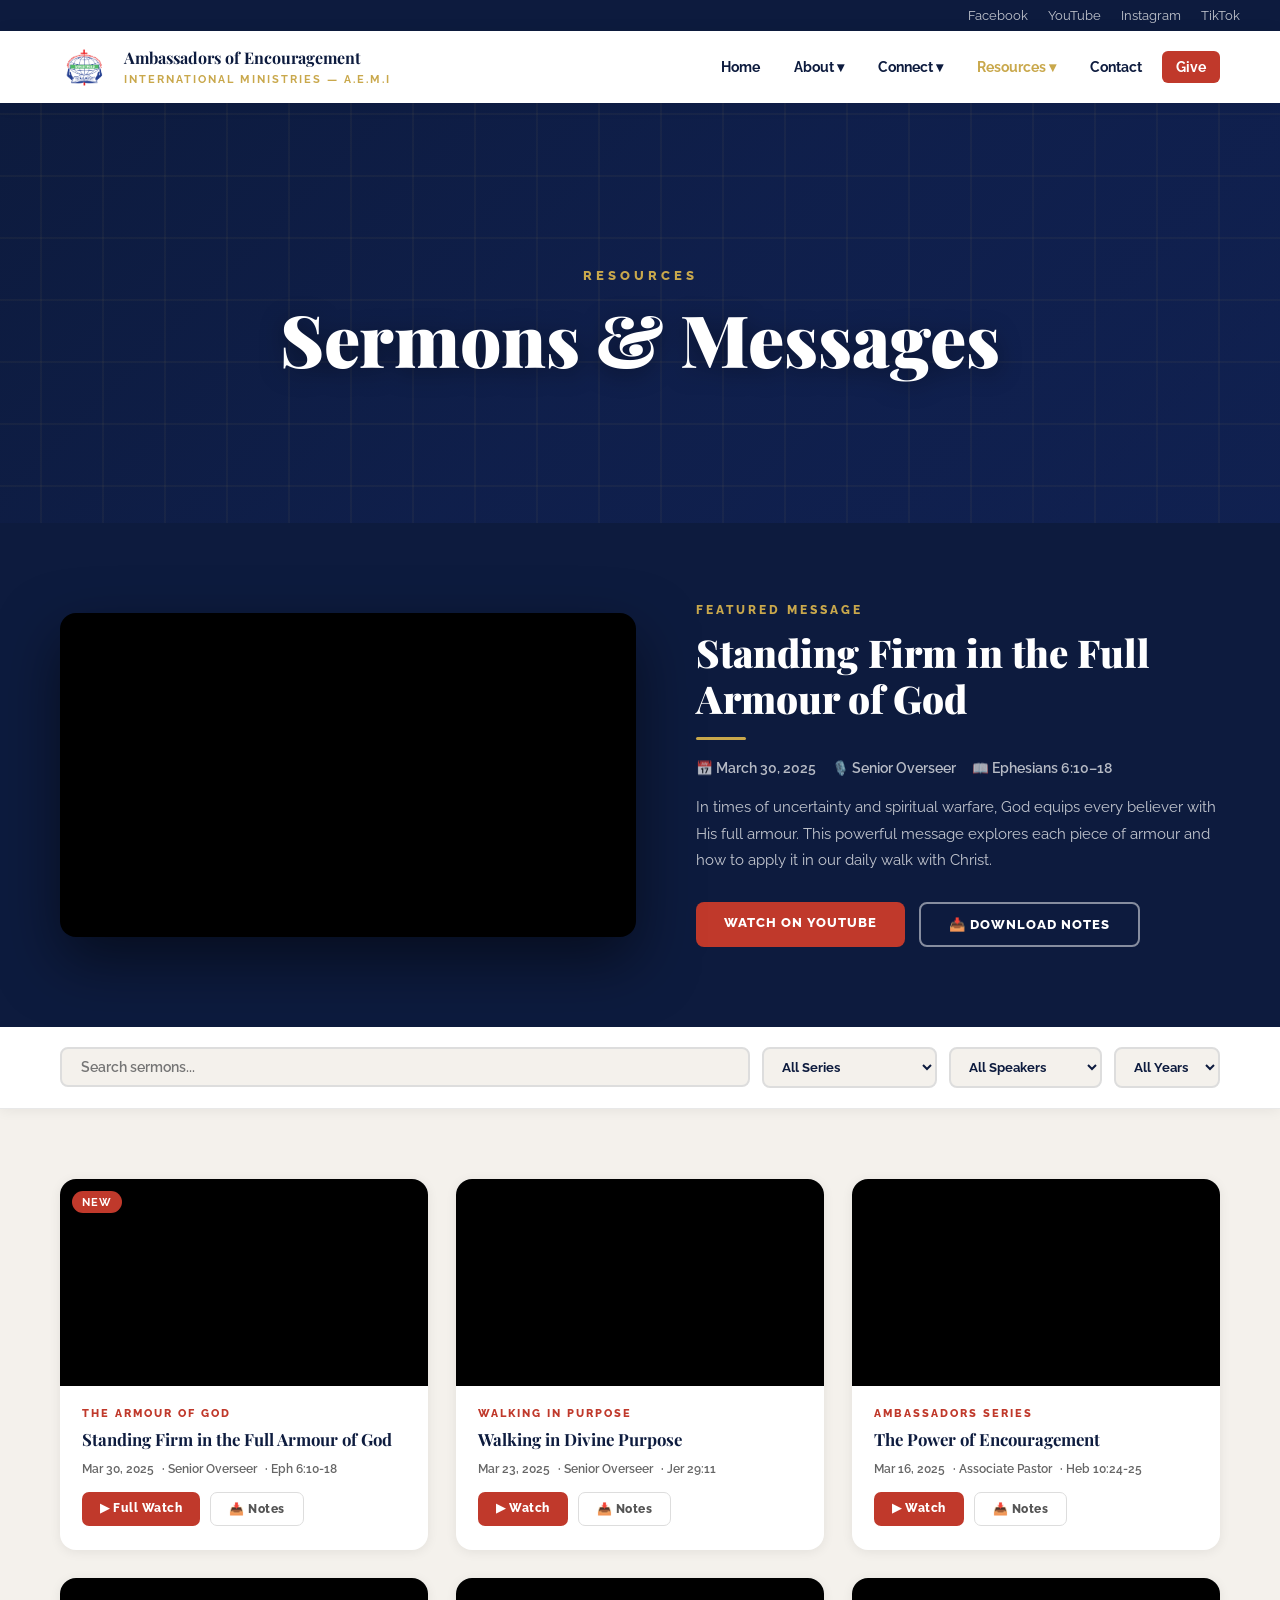
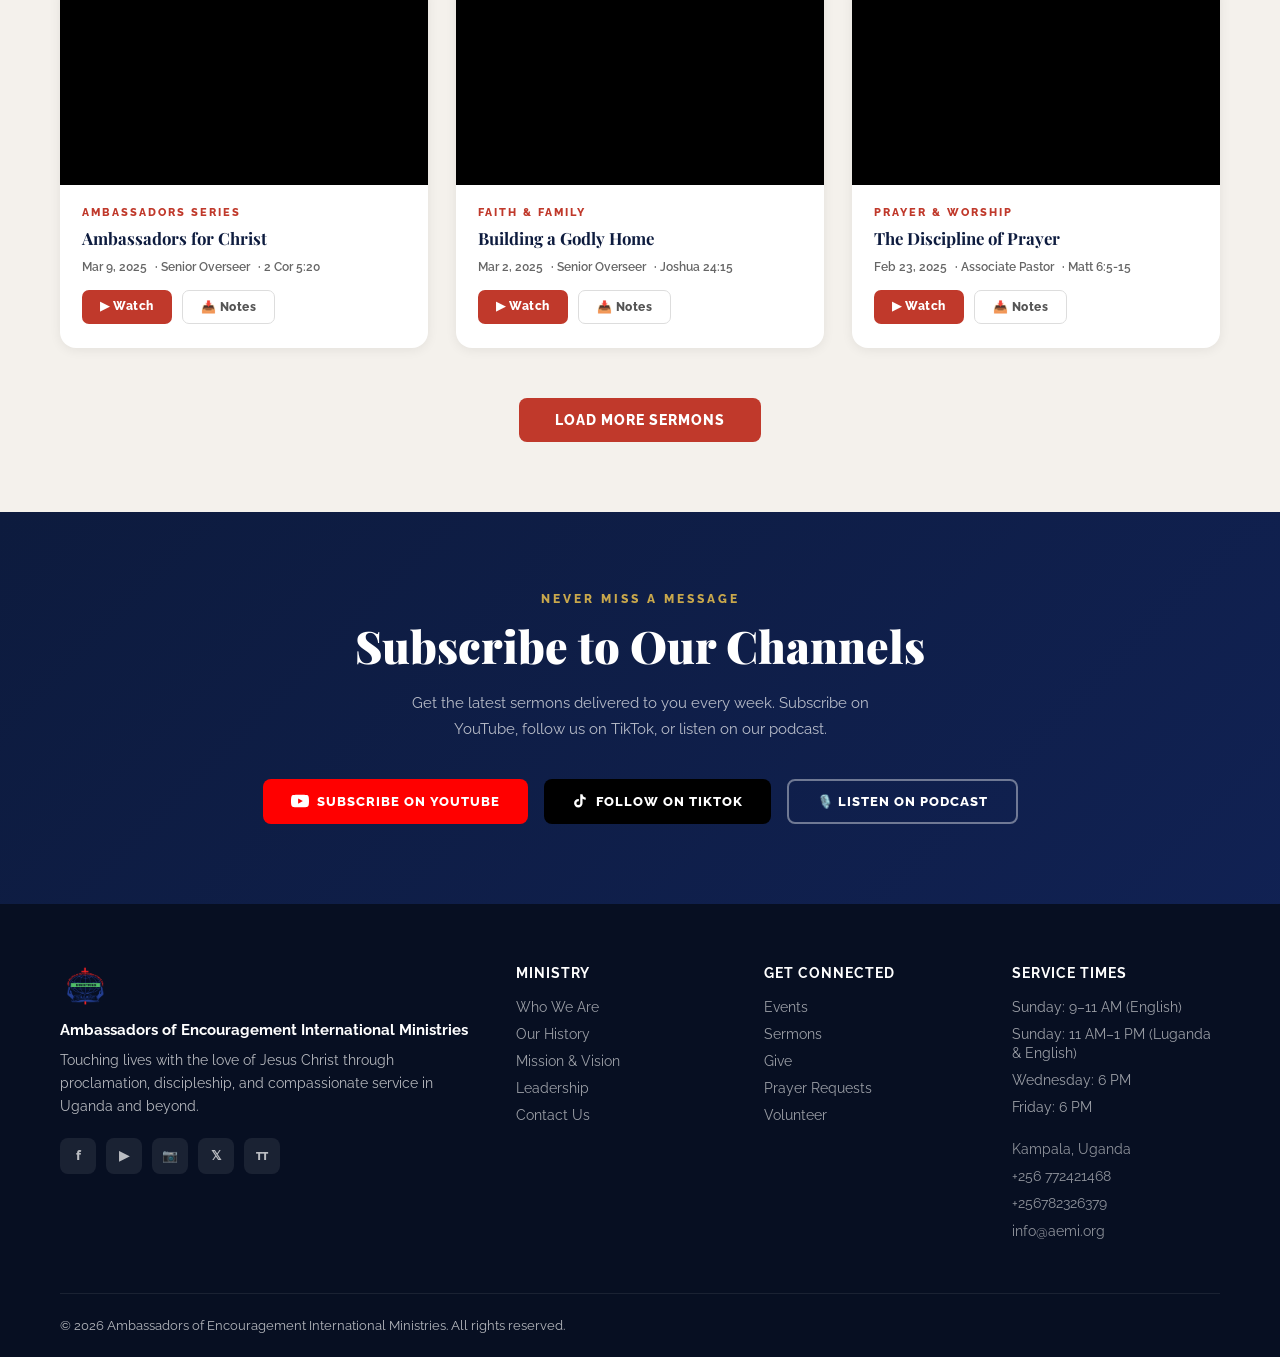
<file: pages/sermons.html>
<!DOCTYPE html>
<html lang="en">
<head>
  <meta charset="UTF-8">
  <meta name="viewport" content="width=device-width, initial-scale=1.0">
  <title>Sermons | A.E.M.I - Ambassadors of Encouragement International Ministries</title>
  <link href="https://fonts.googleapis.com/css2?family=Playfair+Display:wght@700;900&family=Raleway:wght@400;600;700;800&display=swap" rel="stylesheet">
  <style>
    :root {
      --deep-blue: #0d1b3e;
      --navy: #112255;
      --light-gold: #c9a84c;
      --gold: #d4a017;
      --white: #ffffff;
      --off-white: #f4f1ec;
      --text-dark: #1a1a2e;
      --text-light: #666;
      --text-mid: #555;
      --accent-red: #c0392b;
      --accent-green: #1a6b3c;
      --light-gray: #ddd;
      --shadow: 0 8px 32px rgba(0,0,0,0.12);
      --shadow-sm: 0 2px 12px rgba(0,0,0,0.07);
    }

    *, *::before, *::after { box-sizing: border-box; margin: 0; padding: 0; }

    body {
      font-family: 'Raleway', sans-serif;
      color: var(--text-dark);
      background: var(--off-white);
      overflow-x: hidden;
    }

    a { text-decoration: none; color: inherit; }
    img { max-width: 100%; display: block; }

    /* ===== TOPBAR ===== */
    .topbar {
      background: var(--deep-blue);
      color: rgba(255,255,255,0.75);
      font-size: 0.8rem;
      padding: 8px 20px;
    }
    .topbar-inner {
      max-width: 1200px;
      margin: 0 auto;
      display: flex;
      justify-content: flex-end;
      align-items: center;
      gap: 20px;
      flex-wrap: wrap;
    }
    .topbar-inner a { color: rgba(255,255,255,0.75); transition: color 0.2s; }
    .topbar-inner a:hover { color: var(--light-gold); }

    /* ===== NAVBAR ===== */
    .navbar {
      background: var(--white);
      box-shadow: 0 2px 16px rgba(0,0,0,0.08);
      position: sticky;
      top: 0;
      z-index: 1000;
    }
    .navbar-inner {
      max-width: 1200px;
      margin: 0 auto;
      padding: 0 20px;
      display: flex;
      align-items: center;
      justify-content: space-between;
      height: 72px;
    }
    .navbar-logo {
      display: flex;
      align-items: center;
      gap: 12px;
    }
    .navbar-logo img {
      width: 52px;
      height: 52px;
      object-fit: contain;
    }
    .navbar-brand-text strong {
      display: block;
      font-family: 'Playfair Display', serif;
      font-size: 1rem;
      color: var(--deep-blue);
    }
    .navbar-brand-text span {
      font-size: 0.7rem;
      font-weight: 700;
      letter-spacing: 2px;
      text-transform: uppercase;
      color: var(--light-gold);
    }

    .nav-links {
      display: flex;
      list-style: none;
      gap: 6px;
      align-items: center;
    }
    .nav-links li { position: relative; }
    .nav-links li a {
      padding: 8px 14px;
      font-size: 0.88rem;
      font-weight: 700;
      color: var(--deep-blue);
      border-radius: 6px;
      transition: all 0.2s;
      display: block;
    }
    .nav-links li a:hover, .nav-links li a.active { color: var(--light-gold); }
    .nav-links li .nav-give {
      background: var(--accent-red);
      color: var(--white);
      border-radius: 6px;
    }
    .nav-links li .nav-give:hover { background: #a93226; color: var(--white); }

    .nav-dropdown {
      display: none;
      position: absolute;
      top: 100%;
      left: 0;
      background: var(--white);
      box-shadow: var(--shadow);
      border-radius: 8px;
      min-width: 180px;
      padding: 8px 0;
      z-index: 100;
    }
    .nav-links li:hover .nav-dropdown { display: block; }
    .nav-dropdown a {
      padding: 10px 20px;
      font-size: 0.85rem;
      color: var(--deep-blue);
      display: block;
    }
    .nav-dropdown a:hover { background: var(--off-white); color: var(--light-gold); }

    .hamburger {
      display: none;
      flex-direction: column;
      gap: 5px;
      cursor: pointer;
      padding: 8px;
      z-index: 1200;
    }
    .hamburger span {
      display: block;
      width: 26px;
      height: 2.5px;
      background: var(--deep-blue);
      border-radius: 2px;
      transition: all 0.3s;
    }
    .hamburger.open span:nth-child(1) { transform: rotate(45deg) translate(5px, 5px); }
    .hamburger.open span:nth-child(2) { opacity: 0; }
    .hamburger.open span:nth-child(3) { transform: rotate(-45deg) translate(5px, -5px); }

    .nav-overlay {
      display: none;
      position: fixed;
      inset: 0;
      background: rgba(0,0,0,0.45);
      z-index: 1050;
    }
    .nav-overlay.open { display: block; }

    .mobile-sidebar {
      position: fixed;
      top: 0;
      left: -320px;
      width: 300px;
      height: 100vh;
      background: var(--deep-blue);
      z-index: 1100;
      transition: left 0.35s cubic-bezier(.4,0,.2,1);
      overflow-y: auto;
      display: flex;
      flex-direction: column;
      padding: 0 0 40px 0;
    }
    .mobile-sidebar.open { left: 0; }
    .mobile-sidebar-header {
      display: flex;
      align-items: center;
      justify-content: space-between;
      padding: 20px;
      border-bottom: 1px solid rgba(255,255,255,0.1);
    }
    .mobile-sidebar-header .brand strong {
      color: var(--white);
      font-family: 'Playfair Display', serif;
      font-size: 0.9rem;
      display: block;
    }
    .mobile-sidebar-header .brand span {
      color: var(--light-gold);
      font-size: 0.6rem;
      font-weight: 700;
      letter-spacing: 1.5px;
      text-transform: uppercase;
    }
    .mobile-sidebar-close {
      background: none;
      border: none;
      color: var(--white);
      font-size: 1.5rem;
      cursor: pointer;
      padding: 4px 8px;
    }
    .mobile-nav-links {
      list-style: none;
      padding: 20px 0;
      flex: 1;
    }
    .mobile-nav-links li a {
      display: block;
      padding: 14px 24px;
      color: rgba(255,255,255,0.85);
      font-size: 1rem;
      font-weight: 700;
      border-bottom: 1px solid rgba(255,255,255,0.06);
      transition: background 0.2s, color 0.2s;
    }
    .mobile-nav-links li a:hover,
    .mobile-nav-links li a.active {
      background: rgba(255,255,255,0.07);
      color: var(--light-gold);
    }
    .mobile-nav-links li a.mobile-give {
      margin: 20px 24px 0;
      background: var(--accent-red);
      color: var(--white);
      border-radius: 8px;
      text-align: center;
      border: none;
    }

    /* ===== PAGE HEADER WITH VIDEO BG ===== */
    .page-header {
      position: relative;
      min-height: 420px;
      display: flex;
      align-items: center;
      justify-content: center;
      text-align: center;
      overflow: hidden;
    }

    .page-header-video {
      position: absolute;
      inset: 0;
      width: 100%;
      height: 100%;
      object-fit: cover;
      z-index: 0;
    }

    .page-header-overlay {
      position: absolute;
      inset: 0;
      background: linear-gradient(135deg, rgba(13,27,62,0.88) 0%, rgba(17,34,85,0.78) 100%);
      z-index: 1;
    }

    /* Animated cross/pattern overlay */
    .page-header-pattern {
      position: absolute;
      inset: 0;
      z-index: 2;
      overflow: hidden;
      pointer-events: none;
    }
    .page-header-pattern::before {
      content: '';
      position: absolute;
      inset: -50%;
      background-image:
        repeating-linear-gradient(0deg, transparent, transparent 60px, rgba(201,168,76,0.05) 60px, rgba(201,168,76,0.05) 62px),
        repeating-linear-gradient(90deg, transparent, transparent 60px, rgba(201,168,76,0.05) 60px, rgba(201,168,76,0.05) 62px);
      animation: patternScroll 20s linear infinite;
    }
    @keyframes patternScroll {
      0% { transform: translateY(0) translateX(0); }
      100% { transform: translateY(62px) translateX(62px); }
    }

    .page-header-content {
      position: relative;
      z-index: 3;
      padding: 80px 20px 60px;
    }
    .page-header-tag {
      font-size: 0.8rem;
      font-weight: 800;
      letter-spacing: 4px;
      text-transform: uppercase;
      color: var(--light-gold);
      margin-bottom: 16px;
      display: block;
      animation: fadeUp 0.8s ease both;
    }
    .page-header h1 {
      font-family: 'Playfair Display', serif;
      font-size: clamp(2.8rem, 6vw, 4.5rem);
      font-weight: 900;
      color: var(--white);
      line-height: 1.1;
      text-shadow: 0 4px 24px rgba(0,0,0,0.4);
      animation: fadeUp 0.8s 0.15s ease both;
    }

    @keyframes fadeUp {
      from { opacity: 0; transform: translateY(24px); }
      to { opacity: 1; transform: none; }
    }

    /* ===== CONTAINER ===== */
    .container {
      max-width: 1200px;
      margin: 0 auto;
      padding: 0 20px;
    }

    /* ===== FEATURED SERMON with VIDEO BG ===== */
    .featured-section {
      position: relative;
      padding: 80px 0;
      overflow: hidden;
    }
    .featured-section-bg {
      position: absolute;
      inset: 0;
      background: var(--deep-blue);
    }
    .featured-section-bg video {
      width: 100%;
      height: 100%;
      object-fit: cover;
      opacity: 0.12;
    }

    .featured-grid {
      position: relative;
      z-index: 2;
      display: grid;
      grid-template-columns: 1.1fr 1fr;
      gap: 60px;
      align-items: center;
    }

    /* YouTube embed wrapper */
    .video-embed-wrapper {
      position: relative;
      border-radius: 16px;
      overflow: hidden;
      box-shadow: 0 24px 60px rgba(0,0,0,0.5);
      aspect-ratio: 16/9;
      background: #000;
    }
    .video-embed-wrapper iframe {
      width: 100%;
      height: 100%;
      display: block;
      border: none;
    }

    .featured-content {
      color: var(--white);
    }
    .section-tag {
      font-size: 0.75rem;
      font-weight: 800;
      letter-spacing: 3px;
      text-transform: uppercase;
      color: var(--light-gold);
      display: block;
      margin-bottom: 12px;
    }
    .featured-content h2 {
      font-family: 'Playfair Display', serif;
      font-size: clamp(1.8rem, 3vw, 2.6rem);
      font-weight: 900;
      color: var(--white);
      margin-bottom: 16px;
      line-height: 1.2;
    }
    .divider-left {
      width: 50px;
      height: 3px;
      background: var(--light-gold);
      border-radius: 2px;
      margin-bottom: 20px;
    }
    .sermon-meta {
      display: flex;
      gap: 16px;
      flex-wrap: wrap;
      margin-bottom: 18px;
      font-size: 0.85rem;
      color: rgba(255,255,255,0.7);
      font-weight: 600;
    }
    .featured-content p {
      color: rgba(255,255,255,0.75);
      font-size: 0.95rem;
      line-height: 1.75;
      margin-bottom: 28px;
    }
    .btn-row {
      display: flex;
      gap: 14px;
      flex-wrap: wrap;
    }
    .btn {
      display: inline-block;
      padding: 13px 28px;
      border-radius: 8px;
      font-family: 'Raleway', sans-serif;
      font-size: 0.82rem;
      font-weight: 800;
      letter-spacing: 1px;
      text-transform: uppercase;
      transition: all 0.25s;
      cursor: pointer;
    }
    .btn-primary {
      background: var(--accent-red);
      color: var(--white);
    }
    .btn-primary:hover { background: #a93226; transform: translateY(-2px); }
    .btn-outline-white {
      border: 2px solid rgba(255,255,255,0.5);
      color: var(--white);
    }
    .btn-outline-white:hover { border-color: var(--light-gold); color: var(--light-gold); }

    /* ===== FILTERS ===== */
    .sermon-filters {
      background: var(--white);
      border-bottom: 1px solid #e8e8e8;
      padding: 20px 0;
      position: sticky;
      top: 72px;
      z-index: 100;
      box-shadow: 0 2px 12px rgba(0,0,0,0.06);
    }
    .filters-inner {
      display: flex;
      gap: 12px;
      align-items: center;
      flex-wrap: wrap;
    }
    .filter-search {
      flex: 1;
      min-width: 200px;
      padding: 10px 16px;
      border: 2px solid var(--light-gray);
      border-radius: 8px;
      font-family: 'Raleway', sans-serif;
      font-size: 0.85rem;
      font-weight: 600;
      color: var(--text-dark);
      transition: border-color 0.2s;
      background: var(--off-white);
    }
    .filter-search:focus { outline: none; border-color: var(--light-gold); }
    .filter-select {
      padding: 10px 14px;
      border: 2px solid var(--light-gray);
      border-radius: 8px;
      font-family: 'Raleway', sans-serif;
      font-size: 0.82rem;
      font-weight: 700;
      color: var(--deep-blue);
      background: var(--off-white);
      cursor: pointer;
      transition: border-color 0.2s;
    }
    .filter-select:focus { outline: none; border-color: var(--light-gold); }

    /* ===== SERMONS GRID ===== */
    .sermons-section {
      padding: 70px 0;
      background: var(--off-white);
    }
    .sermons-grid {
      display: grid;
      grid-template-columns: repeat(3, 1fr);
      gap: 28px;
    }

    .sermon-card {
      background: var(--white);
      border-radius: 16px;
      overflow: hidden;
      box-shadow: var(--shadow-sm);
      transition: all 0.35s;
      display: flex;
      flex-direction: column;
    }
    .sermon-card:hover {
      box-shadow: var(--shadow);
      transform: translateY(-6px);
    }

    /* YouTube embed in card */
    .sermon-card-video {
      position: relative;
      aspect-ratio: 16/9;
      background: #000;
      overflow: hidden;
    }
    .sermon-card-video iframe {
      width: 100%;
      height: 100%;
      display: block;
      border: none;
    }
    .card-new-badge {
      position: absolute;
      top: 12px;
      left: 12px;
      z-index: 5;
      background: var(--accent-red);
      color: white;
      font-family: 'Raleway', sans-serif;
      font-size: 0.7rem;
      font-weight: 700;
      letter-spacing: 1px;
      padding: 4px 10px;
      border-radius: 50px;
      pointer-events: none;
    }

    .sermon-card-body {
      padding: 20px 22px 24px;
      flex: 1;
      display: flex;
      flex-direction: column;
    }
    .series-tag {
      font-size: 0.7rem;
      font-weight: 800;
      letter-spacing: 2px;
      text-transform: uppercase;
      color: var(--accent-red);
      display: block;
      margin-bottom: 8px;
    }
    .sermon-card-body h3 {
      font-family: 'Playfair Display', serif;
      font-size: 1.05rem;
      font-weight: 700;
      color: var(--deep-blue);
      margin-bottom: 10px;
      line-height: 1.35;
    }
    .sermon-card-body .sermon-meta {
      font-size: 0.78rem;
      color: var(--text-light);
      margin-bottom: 16px;
      gap: 8px;
    }
    .sermon-card-actions {
      display: flex;
      gap: 10px;
      margin-top: auto;
    }
    .btn-sm {
      padding: 9px 18px;
      font-size: 0.75rem;
      border-radius: 7px;
      font-family: 'Raleway', sans-serif;
      font-weight: 800;
      letter-spacing: 0.5px;
      transition: all 0.2s;
      cursor: pointer;
      border: none;
      display: inline-block;
    }
    .btn-sm.btn-primary { background: var(--accent-red); color: var(--white); }
    .btn-sm.btn-primary:hover { background: #a93226; }
    .btn-sm.btn-notes {
      border: 1.5px solid var(--light-gray);
      color: var(--text-mid);
      background: transparent;
    }
    .btn-sm.btn-notes:hover { border-color: var(--deep-blue); color: var(--deep-blue); }

    /* Load more */
    .text-center { text-align: center; }

    /* ===== SUBSCRIBE CTA with video bg ===== */
    .subscribe-section {
      position: relative;
      padding: 80px 0;
      text-align: center;
      overflow: hidden;
    }
    .subscribe-section-bg {
      position: absolute;
      inset: 0;
      background: var(--deep-blue);
    }
    .subscribe-section-bg video {
      width: 100%;
      height: 100%;
      object-fit: cover;
      opacity: 0.1;
    }
    .subscribe-section-overlay {
      position: absolute;
      inset: 0;
      background: linear-gradient(135deg, rgba(13,27,62,0.95), rgba(17,34,85,0.9));
    }
    .subscribe-content {
      position: relative;
      z-index: 2;
    }
    .subscribe-content .section-tag { display: block; margin-bottom: 10px; }
    .subscribe-content h2 {
      font-family: 'Playfair Display', serif;
      font-size: clamp(1.8rem, 3.5vw, 2.8rem);
      font-weight: 900;
      color: var(--white);
      margin-bottom: 16px;
    }
    .subscribe-content p {
      color: rgba(255,255,255,0.7);
      max-width: 500px;
      margin: 0 auto 36px;
      font-size: 0.95rem;
      line-height: 1.7;
    }
    .subscribe-btns {
      display: flex;
      gap: 16px;
      justify-content: center;
      flex-wrap: wrap;
    }
    .btn-yt {
      background: #ff0000;
      color: var(--white);
      display: flex;
      align-items: center;
      gap: 8px;
    }
    .btn-yt:hover { background: #cc0000; transform: translateY(-2px); }
    .btn-tiktok {
      background: #000;
      color: var(--white);
      display: flex;
      align-items: center;
      gap: 8px;
    }
    .btn-tiktok:hover { background: #111; transform: translateY(-2px); }
    .btn-podcast {
      border: 2px solid rgba(255,255,255,0.4);
      color: var(--white);
      display: flex;
      align-items: center;
      gap: 8px;
    }
    .btn-podcast:hover { border-color: var(--light-gold); color: var(--light-gold); }

    /* ===== FOOTER ===== */
    footer {
      background: #070f22;
      color: rgba(255,255,255,0.7);
      padding: 60px 0 0;
    }
    .footer-grid {
      display: grid;
      grid-template-columns: 2fr 1fr 1fr 1fr;
      gap: 40px;
      margin-bottom: 48px;
    }
    .footer-brand img { width: 54px; margin-bottom: 14px; }
    .footer-brand strong { display: block; color: var(--white); font-size: 0.95rem; margin-bottom: 10px; }
    .footer-brand p { font-size: 0.85rem; line-height: 1.7; }
    .footer-social {
      display: flex;
      gap: 10px;
      margin-top: 20px;
      flex-wrap: wrap;
    }
    .social-btn {
      width: 36px;
      height: 36px;
      border-radius: 8px;
      background: rgba(255,255,255,0.08);
      display: flex;
      align-items: center;
      justify-content: center;
      color: rgba(255,255,255,0.7);
      font-size: 0.8rem;
      font-weight: 800;
      transition: all 0.2s;
    }
    .social-btn:hover { background: var(--light-gold); color: var(--deep-blue); }
    .footer-col h4 {
      color: var(--white);
      font-size: 0.9rem;
      font-weight: 700;
      letter-spacing: 1px;
      margin-bottom: 16px;
      text-transform: uppercase;
    }
    .footer-col ul { list-style: none; }
    .footer-col ul li { margin-bottom: 8px; }
    .footer-col ul li a { font-size: 0.85rem; color: rgba(255,255,255,0.6); transition: color 0.2s; }
    .footer-col ul li a:hover { color: var(--light-gold); }
    .footer-bottom {
      border-top: 1px solid rgba(255,255,255,0.08);
      padding: 24px 0;
      display: flex;
      justify-content: space-between;
      align-items: center;
      flex-wrap: wrap;
      gap: 10px;
      font-size: 0.8rem;
    }

    /* ===== FADE IN ===== */
    .fade-in { opacity: 0; transform: translateY(24px); transition: opacity 0.65s ease, transform 0.65s ease; }
    .fade-in.visible { opacity: 1; transform: none; }

    /* ===== RESPONSIVE ===== */
    @media (max-width: 1000px) {
      .sermons-grid { grid-template-columns: repeat(2, 1fr); }
      .featured-grid { grid-template-columns: 1fr; gap: 36px; }
    }
    @media (max-width: 768px) {
      .nav-links { display: none; }
      .hamburger { display: flex; }
      .topbar-inner { justify-content: center; font-size: 0.72rem; gap: 12px; }
      .sermons-grid { grid-template-columns: 1fr; }
      .footer-grid { grid-template-columns: 1fr 1fr; }
      .footer-bottom { flex-direction: column; text-align: center; }
      .page-header { min-height: 300px; }
      .filters-inner { flex-direction: column; align-items: stretch; }
    }
    @media (max-width: 480px) {
      .footer-grid { grid-template-columns: 1fr; }
      .subscribe-btns { flex-direction: column; align-items: center; }
    }
  </style>
</head>
<body>

<!-- TOPBAR — social links only, no contact info -->
<div class="topbar">
  <div class="topbar-inner">
    <a href="https://facebook.com" target="_blank">Facebook</a>
    <a href="https://youtube.com" target="_blank">YouTube</a>
    <a href="https://instagram.com" target="_blank">Instagram</a>
    <a href="https://tiktok.com" target="_blank">TikTok</a>
  </div>
</div>

<!-- NAVBAR — matching events page -->
<nav class="navbar">
  <div class="navbar-inner">
    <a href="../index.html" class="navbar-logo">
      <img src="../images/logo.png" alt="AEMI Logo" onerror="this.style.display='none'">
      <div class="navbar-brand-text">
        <strong>Ambassadors of Encouragement</strong>
        <span>International Ministries — A.E.M.I</span>
      </div>
    </a>

    <ul class="nav-links" id="navLinks">
      <li><a href="../index.html">Home</a></li>
      <li>
        <a href="#">About ▾</a>
        <div class="nav-dropdown">
          <a href="about.html">Who We Are</a>
          <a href="about.html#history">Our History</a>
          <a href="about.html#mission">Mission &amp; Vision</a>
          <a href="about.html#leadership">Leadership</a>
        </div>
      </li>
      <li>
        <a href="#">Connect ▾</a>
        <div class="nav-dropdown">
          <a href="events.html">Events</a>
          <a href="contact.html">Cell Groups</a>
          <a href="contact.html">Membership</a>
          <a href="contact.html">Volunteer</a>
        </div>
      </li>
      <li>
        <a href="#" class="active">Resources ▾</a>
        <div class="nav-dropdown">
          <a href="sermons.html" class="active">Sermons</a>
          <a href="sermons.html">Devotionals</a>
        </div>
      </li>
      <li><a href="contact.html">Contact</a></li>
      <li><a href="give.html" class="nav-give">Give</a></li>
    </ul>

    <div class="hamburger" id="hamburger">
      <span></span><span></span><span></span>
    </div>
  </div>
</nav>

<!-- Mobile Overlay -->
<div class="nav-overlay" id="navOverlay"></div>

<!-- Mobile Sidebar -->
<div class="mobile-sidebar" id="mobileSidebar">
  <div class="mobile-sidebar-header">
    <div class="brand">
      <div>
        <strong>Ambassadors of Encouragement</strong>
        <span>International Ministries — A.E.M.I</span>
      </div>
    </div>
    <button class="mobile-sidebar-close" id="sidebarClose">✕</button>
  </div>
  <ul class="mobile-nav-links">
    <li><a href="../index.html">Home</a></li>
    <li><a href="about.html">Who We Are</a></li>
    <li><a href="about.html#mission">Mission &amp; Vision</a></li>
    <li><a href="about.html#leadership">Leadership</a></li>
    <li><a href="events.html">Events</a></li>
    <li><a href="contact.html">Cell Groups</a></li>
    <li><a href="contact.html">Membership</a></li>
    <li><a href="contact.html">Volunteer</a></li>
    <li><a href="sermons.html" class="active">Sermons</a></li>
    <li><a href="contact.html">Contact</a></li>
    <li><a href="give.html" class="mobile-give">Give</a></li>
  </ul>
</div>

<!-- PAGE HEADER WITH VIDEO BACKGROUND -->
<div class="page-header">
  <!-- Animated background video -->
  <video class="page-header-video" autoplay muted loop playsinline>
    <source src="https://www.w3schools.com/howto/rain.mp4" type="video/mp4">
    <!-- Fallback gradient if video fails -->
  </video>
  <style>
    /* Fallback animated gradient if video doesn't load */
    .page-header-video { background: linear-gradient(135deg, #0d1b3e, #112255, #0d1b3e); }
  </style>
  <div class="page-header-overlay"></div>
  <div class="page-header-pattern"></div>
  <div class="page-header-content">
    <span class="page-header-tag">Resources</span>
    <h1>Sermons &amp; Messages</h1>
    <!-- breadcrumb removed as requested -->
  </div>
</div>

<!-- FEATURED SERMON WITH YOUTUBE EMBED -->
<section class="featured-section">
  <div class="featured-section-bg">
    <!-- Subtle animated video background for section -->
    <video autoplay muted loop playsinline style="width:100%;height:100%;object-fit:cover;opacity:0.08;">
      <source src="https://www.w3schools.com/howto/rain.mp4" type="video/mp4">
    </video>
  </div>

  <div class="container">
    <div class="featured-grid fade-in">
      <!-- YouTube Embed — plays inline, fullscreen button available -->
      <div class="video-embed-wrapper">
        <iframe
          src="https://www.youtube.com/embed/_POEGc_JAVs?si=CgJv16NMUtw1Sppj"
          title="Standing Firm in the Full Armour of God"
          allow="accelerometer; autoplay; clipboard-write; encrypted-media; gyroscope; picture-in-picture; web-share"
          allowfullscreen
          referrerpolicy="strict-origin-when-cross-origin">
        </iframe>
      </div>

      <!-- Sermon Info -->
      <div class="featured-content fade-in">
        <span class="section-tag">Featured Message</span>
        <h2>Standing Firm in the Full Armour of God</h2>
        <div class="divider-left"></div>
        <div class="sermon-meta">
          <span>📅 March 30, 2025</span>
          <span>🎙️ Senior Overseer</span>
          <span>📖 Ephesians 6:10–18</span>
        </div>
        <p>In times of uncertainty and spiritual warfare, God equips every believer with His full armour. This powerful message explores each piece of armour and how to apply it in our daily walk with Christ.</p>
        <div class="btn-row">
          <a href="https://www.youtube.com/watch?v=_POEGc_JAVs" target="_blank" class="btn btn-primary">Watch on YouTube</a>
          <a href="#" class="btn btn-outline-white">📥 Download Notes</a>
        </div>
      </div>
    </div>
  </div>
</section>

<!-- FILTERS -->
<div class="sermon-filters">
  <div class="container">
    <div class="filters-inner">
      <input type="text" class="filter-search" placeholder=" Search sermons..." id="searchInput">
      <select class="filter-select" id="seriesFilter">
        <option>All Series</option>
        <option>Walking in Purpose</option>
        <option>The Armour of God</option>
        <option>Ambassadors Series</option>
        <option>Faith &amp; Family</option>
        <option>Prayer &amp; Worship</option>
      </select>
      <select class="filter-select" id="speakerFilter">
        <option>All Speakers</option>
        <option>Senior Overseer</option>
        <option>Associate Pastor</option>
        <option>Guest Speaker</option>
      </select>
      <select class="filter-select" id="yearFilter">
        <option>All Years</option>
        <option>2025</option>
        <option>2024</option>
        <option>2023</option>
        <option>2022</option>
      </select>
    </div>
  </div>
</div>

<!-- SERMONS GRID -->
<section class="sermons-section">
  <div class="container">
    <div class="sermons-grid" id="sermonsGrid">

      <!-- Sermon 1 — with YouTube embed -->
      <div class="sermon-card fade-in" data-series="The Armour of God" data-speaker="Senior Overseer" data-year="2025">
        <div class="sermon-card-video">
          <span class="card-new-badge">NEW</span>
          <iframe
            src="https://www.youtube.com/embed/_POEGc_JAVs?si=CgJv16NMUtw1Sppj"
            title="Standing Firm in the Full Armour of God"
            allow="accelerometer; autoplay; clipboard-write; encrypted-media; gyroscope; picture-in-picture; web-share"
            allowfullscreen
            referrerpolicy="strict-origin-when-cross-origin"
            loading="lazy">
          </iframe>
        </div>
        <div class="sermon-card-body">
          <span class="series-tag">The Armour of God</span>
          <h3>Standing Firm in the Full Armour of God</h3>
          <div class="sermon-meta">
            <span>Mar 30, 2025</span>
            <span>· Senior Overseer</span>
            <span>· Eph 6:10-18</span>
          </div>
          <div class="sermon-card-actions">
            <a href="https://www.youtube.com/watch?v=_POEGc_JAVs" target="_blank" class="btn-sm btn-primary">▶ Full Watch</a>
            <a href="#" class="btn-sm btn-notes">📥 Notes</a>
          </div>
        </div>
      </div>

      <!-- Sermon 2 -->
      <div class="sermon-card fade-in" data-series="Walking in Purpose" data-speaker="Senior Overseer" data-year="2025">
        <div class="sermon-card-video">
          <iframe
            src="https://www.youtube.com/embed/videoseries?list=PLbpi6ZahtOH6Ar_3GPy3workXkFRKGl9G"
            title="Walking in Divine Purpose"
            allow="accelerometer; autoplay; clipboard-write; encrypted-media; gyroscope; picture-in-picture; web-share"
            allowfullscreen
            loading="lazy">
          </iframe>
        </div>
        <div class="sermon-card-body">
          <span class="series-tag">Walking in Purpose</span>
          <h3>Walking in Divine Purpose</h3>
          <div class="sermon-meta">
            <span>Mar 23, 2025</span>
            <span>· Senior Overseer</span>
            <span>· Jer 29:11</span>
          </div>
          <div class="sermon-card-actions">
            <a href="https://youtube.com" target="_blank" class="btn-sm btn-primary">▶ Watch</a>
            <a href="#" class="btn-sm btn-notes">📥 Notes</a>
          </div>
        </div>
      </div>

      <!-- Sermon 3 -->
      <div class="sermon-card fade-in" data-series="Ambassadors Series" data-speaker="Associate Pastor" data-year="2025">
        <div class="sermon-card-video">
          <iframe
            src="https://www.youtube.com/embed/_POEGc_JAVs"
            title="The Power of Encouragement"
            allow="accelerometer; autoplay; clipboard-write; encrypted-media; gyroscope; picture-in-picture; web-share"
            allowfullscreen
            loading="lazy">
          </iframe>
        </div>
        <div class="sermon-card-body">
          <span class="series-tag">Ambassadors Series</span>
          <h3>The Power of Encouragement</h3>
          <div class="sermon-meta">
            <span>Mar 16, 2025</span>
            <span>· Associate Pastor</span>
            <span>· Heb 10:24-25</span>
          </div>
          <div class="sermon-card-actions">
            <a href="https://youtube.com" target="_blank" class="btn-sm btn-primary">▶ Watch</a>
            <a href="#" class="btn-sm btn-notes">📥 Notes</a>
          </div>
        </div>
      </div>

      <!-- Sermon 4 -->
      <div class="sermon-card fade-in" data-series="Ambassadors Series" data-speaker="Senior Overseer" data-year="2025">
        <div class="sermon-card-video">
          <iframe
            src="https://www.youtube.com/embed/_POEGc_JAVs"
            title="Ambassadors for Christ"
            allow="accelerometer; autoplay; clipboard-write; encrypted-media; gyroscope; picture-in-picture; web-share"
            allowfullscreen
            loading="lazy">
          </iframe>
        </div>
        <div class="sermon-card-body">
          <span class="series-tag">Ambassadors Series</span>
          <h3>Ambassadors for Christ</h3>
          <div class="sermon-meta">
            <span>Mar 9, 2025</span>
            <span>· Senior Overseer</span>
            <span>· 2 Cor 5:20</span>
          </div>
          <div class="sermon-card-actions">
            <a href="https://youtube.com" target="_blank" class="btn-sm btn-primary">▶ Watch</a>
            <a href="#" class="btn-sm btn-notes">📥 Notes</a>
          </div>
        </div>
      </div>

      <!-- Sermon 5 -->
      <div class="sermon-card fade-in" data-series="Faith & Family" data-speaker="Senior Overseer" data-year="2025">
        <div class="sermon-card-video">
          <iframe
            src="https://www.youtube.com/embed/_POEGc_JAVs"
            title="Building a Godly Home"
            allow="accelerometer; autoplay; clipboard-write; encrypted-media; gyroscope; picture-in-picture; web-share"
            allowfullscreen
            loading="lazy">
          </iframe>
        </div>
        <div class="sermon-card-body">
          <span class="series-tag">Faith &amp; Family</span>
          <h3>Building a Godly Home</h3>
          <div class="sermon-meta">
            <span>Mar 2, 2025</span>
            <span>· Senior Overseer</span>
            <span>· Joshua 24:15</span>
          </div>
          <div class="sermon-card-actions">
            <a href="https://youtube.com" target="_blank" class="btn-sm btn-primary">▶ Watch</a>
            <a href="#" class="btn-sm btn-notes">📥 Notes</a>
          </div>
        </div>
      </div>

      <!-- Sermon 6 -->
      <div class="sermon-card fade-in" data-series="Prayer & Worship" data-speaker="Associate Pastor" data-year="2025">
        <div class="sermon-card-video">
          <iframe
            src="https://www.youtube.com/embed/_POEGc_JAVs"
            title="The Discipline of Prayer"
            allow="accelerometer; autoplay; clipboard-write; encrypted-media; gyroscope; picture-in-picture; web-share"
            allowfullscreen
            loading="lazy">
          </iframe>
        </div>
        <div class="sermon-card-body">
          <span class="series-tag">Prayer &amp; Worship</span>
          <h3>The Discipline of Prayer</h3>
          <div class="sermon-meta">
            <span>Feb 23, 2025</span>
            <span>· Associate Pastor</span>
            <span>· Matt 6:5-15</span>
          </div>
          <div class="sermon-card-actions">
            <a href="https://youtube.com" target="_blank" class="btn-sm btn-primary">▶ Watch</a>
            <a href="#" class="btn-sm btn-notes">📥 Notes</a>
          </div>
        </div>
      </div>

    </div>

    <div class="text-center" style="margin-top:50px;">
      <a href="https://youtube.com" target="_blank" class="btn btn-primary" style="display:inline-block;padding:14px 36px;font-size:0.88rem;">Load More Sermons</a>
    </div>
  </div>
</section>

<!-- SUBSCRIBE CTA with video background -->
<section class="subscribe-section">
  <div class="subscribe-section-bg">
    <video autoplay muted loop playsinline>
      <source src="https://www.w3schools.com/howto/rain.mp4" type="video/mp4">
    </video>
  </div>
  <div class="subscribe-section-overlay"></div>
  <div class="container">
    <div class="subscribe-content">
      <span class="section-tag" style="color:var(--light-gold);">Never Miss a Message</span>
      <h2>Subscribe to Our Channels</h2>
      <p>Get the latest sermons delivered to you every week. Subscribe on YouTube, follow us on TikTok, or listen on our podcast.</p>
      <div class="subscribe-btns">
        <a href="https://youtube.com" target="_blank" class="btn btn-yt">
          <svg width="18" height="18" viewBox="0 0 24 24" fill="currentColor"><path d="M23.5 6.2a3 3 0 0 0-2.1-2.1C19.5 3.5 12 3.5 12 3.5s-7.5 0-9.4.5A3 3 0 0 0 .5 6.2C0 8.1 0 12 0 12s0 3.9.5 5.8a3 3 0 0 0 2.1 2.1c1.9.5 9.4.5 9.4.5s7.5 0 9.4-.5a3 3 0 0 0 2.1-2.1C24 15.9 24 12 24 12s0-3.9-.5-5.8zM9.5 15.5V8.5l6.3 3.5-6.3 3.5z"/></svg>
          Subscribe on YouTube
        </a>
        <a href="https://tiktok.com" target="_blank" class="btn btn-tiktok">
          <svg width="16" height="18" viewBox="0 0 24 24" fill="currentColor"><path d="M19.59 6.69a4.83 4.83 0 0 1-3.77-4.25V2h-3.45v13.67a2.89 2.89 0 0 1-2.88 2.5 2.89 2.89 0 0 1-2.89-2.89 2.89 2.89 0 0 1 2.89-2.89c.28 0 .54.04.79.1V9.01a6.33 6.33 0 0 0-.79-.05 6.34 6.34 0 0 0-6.34 6.34 6.34 6.34 0 0 0 6.34 6.34 6.34 6.34 0 0 0 6.33-6.34V8.69a8.18 8.18 0 0 0 4.78 1.52V6.78a4.85 4.85 0 0 1-1.01-.09z"/></svg>
          Follow on TikTok
        </a>
        <a href="#" class="btn btn-podcast">
          🎙️ Listen on Podcast
        </a>
      </div>
    </div>
  </div>
</section>

<!-- FOOTER -->
<footer>
  <div class="container">
    <div class="footer-grid">
      <div class="footer-brand">
        <img src="../images/logo.png" alt="AEMI Logo" onerror="this.style.display='none'">
        <strong>Ambassadors of Encouragement International Ministries</strong>
        <p>Touching lives with the love of Jesus Christ through proclamation, discipleship, and compassionate service in Uganda and beyond.</p>
        <div class="footer-social">
          <a href="https://facebook.com" class="social-btn" target="_blank">f</a>
          <a href="https://youtube.com" class="social-btn" target="_blank">▶</a>
          <a href="https://instagram.com" class="social-btn" target="_blank">📷</a>
          <a href="https://twitter.com" class="social-btn" target="_blank">𝕏</a>
          <a href="https://tiktok.com" class="social-btn" target="_blank" style="font-size:0.65rem;font-weight:900;">TT</a>
        </div>
      </div>
      <div class="footer-col">
        <h4>Ministry</h4>
        <ul>
          <li><a href="about.html">Who We Are</a></li>
          <li><a href="about.html#history">Our History</a></li>
          <li><a href="about.html#mission">Mission &amp; Vision</a></li>
          <li><a href="about.html#leadership">Leadership</a></li>
          <li><a href="contact.html">Contact Us</a></li>
        </ul>
      </div>
      <div class="footer-col">
        <h4>Get Connected</h4>
        <ul>
          <li><a href="events.html">Events</a></li>
          <li><a href="sermons.html">Sermons</a></li>
          <li><a href="give.html">Give</a></li>
          <li><a href="contact.html">Prayer Requests</a></li>
          <li><a href="contact.html">Volunteer</a></li>
        </ul>
      </div>
      <div class="footer-col">
        <h4>Service Times</h4>
        <ul>
          <li><a href="#">Sunday: 9–11 AM (English)</a></li>
          <li><a href="#">Sunday: 11 AM–1 PM (Luganda &amp; English)</a></li>
          <li><a href="#">Wednesday: 6 PM</a></li>
          <li><a href="#">Friday: 6 PM</a></li>
        </ul>
        <div style="margin-top:20px;font-size:0.85rem;color:rgba(255,255,255,0.55);line-height:2;">
          Kampala, Uganda<br>
          +256 772421468 <br> +256782326379<br>
          info@aemi.org
        </div>
      </div>
    </div>
    <div class="footer-bottom">
      <p>&copy; 2026 Ambassadors of Encouragement International Ministries. All rights reserved.</p>
    </div>
  </div>
</footer>

<script>
  // ===== MOBILE SIDEBAR =====
  const hamburger = document.getElementById('hamburger');
  const mobileSidebar = document.getElementById('mobileSidebar');
  const navOverlay = document.getElementById('navOverlay');
  const sidebarClose = document.getElementById('sidebarClose');

  function openSidebar() {
    hamburger.classList.add('open');
    mobileSidebar.classList.add('open');
    navOverlay.classList.add('open');
    document.body.style.overflow = 'hidden';
  }
  function closeSidebar() {
    hamburger.classList.remove('open');
    mobileSidebar.classList.remove('open');
    navOverlay.classList.remove('open');
    document.body.style.overflow = '';
  }

  hamburger.addEventListener('click', openSidebar);
  sidebarClose.addEventListener('click', closeSidebar);
  navOverlay.addEventListener('click', closeSidebar);

  // ===== FADE IN ON SCROLL =====
  const fadeEls = document.querySelectorAll('.fade-in');
  const observer = new IntersectionObserver((entries) => {
    entries.forEach((e, i) => {
      if (e.isIntersecting) {
        setTimeout(() => e.target.classList.add('visible'), i * 80);
      }
    });
  }, { threshold: 0.1 });
  fadeEls.forEach(el => observer.observe(el));

  // ===== SERMON FILTER =====
  const searchInput = document.getElementById('searchInput');
  const seriesFilter = document.getElementById('seriesFilter');
  const speakerFilter = document.getElementById('speakerFilter');
  const yearFilter = document.getElementById('yearFilter');
  const cards = document.querySelectorAll('#sermonsGrid .sermon-card');

  function filterSermons() {
    const search = searchInput.value.toLowerCase();
    const series = seriesFilter.value;
    const speaker = speakerFilter.value;
    const year = yearFilter.value;

    cards.forEach(card => {
      const title = card.querySelector('h3')?.textContent.toLowerCase() || '';
      const cardSeries = card.dataset.series || '';
      const cardSpeaker = card.dataset.speaker || '';
      const cardYear = card.dataset.year || '';

      const matchSearch = !search || title.includes(search);
      const matchSeries = series === 'All Series' || cardSeries.includes(series);
      const matchSpeaker = speaker === 'All Speakers' || cardSpeaker === speaker;
      const matchYear = year === 'All Years' || cardYear === year;

      card.style.display = (matchSearch && matchSeries && matchSpeaker && matchYear) ? '' : 'none';
    });
  }

  searchInput.addEventListener('input', filterSermons);
  seriesFilter.addEventListener('change', filterSermons);
  speakerFilter.addEventListener('change', filterSermons);
  yearFilter.addEventListener('change', filterSermons);
</script>
</body>
</html>
</file>
<file: css/style.css>
/* ============================================================
   Golden Hills Restaurant — Main Stylesheet
   ============================================================ */

/* ── Google Fonts ─────────────────────────────────────────── */
@import url('https://fonts.googleapis.com/css2?family=Playfair+Display:ital,wght@0,400;0,600;0,700;1,400;1,600&family=Lato:wght@300;400;700&display=swap');

/* ── Reset & Base ─────────────────────────────────────────── */
*, *::before, *::after { box-sizing: border-box; margin: 0; padding: 0; }

:root {
  --gold:        #D4AF37;
  --gold-light:  #F4D35E;
  --gold-dark:   #A88820;
  --bg-dark:     #0B0B0B;
  --bg-brown:    #2B1E16;
  --bg-card:     #161616;
  --white:       #FFFFFF;
  --gray-light:  #EEEEEE;
  --gray-mid:    #AAAAAA;
  --text-body:   #CCCCCC;
  --font-display:'Playfair Display', Georgia, serif;
  --font-body:   'Lato', 'Helvetica Neue', Arial, sans-serif;
  --transition:  0.35s cubic-bezier(0.4,0,0.2,1);
  --radius:      6px;
  --shadow:      0 8px 40px rgba(0,0,0,0.55);
  --gold-glow:   0 0 24px rgba(212,175,55,0.35);
}

html { scroll-behavior: smooth; font-size: 16px; }

body {
  font-family: var(--font-body);
  background: var(--bg-dark);
  color: var(--text-body);
  line-height: 1.7;
  overflow-x: hidden;
}

img { max-width: 100%; display: block; object-fit: cover; }
a  { text-decoration: none; color: inherit; }
ul { list-style: none; }
button, input, textarea, select { font-family: inherit; }

/* ── Utility ──────────────────────────────────────────────── */
.container     { max-width: 1200px; margin: 0 auto; padding: 0 24px; }
.section-pad   { padding: 90px 0; }
.text-gold     { color: var(--gold); }
.text-center   { text-align: center; }

.section-header { text-align: center; margin-bottom: 56px; }
.section-header .eyebrow {
  display: inline-block;
  font-size: .78rem;
  font-weight: 700;
  letter-spacing: .22em;
  text-transform: uppercase;
  color: var(--gold);
  margin-bottom: 12px;
}
.section-header h2 {
  font-family: var(--font-display);
  font-size: clamp(2rem, 4vw, 3rem);
  font-weight: 700;
  color: var(--white);
  line-height: 1.2;
}
.section-header p {
  max-width: 560px;
  margin: 16px auto 0;
  color: var(--gray-mid);
  font-size: .97rem;
}
.divider {
  width: 60px; height: 3px;
  background: linear-gradient(90deg, var(--gold), var(--gold-light));
  margin: 18px auto 0;
  border-radius: 2px;
}

/* ── Buttons ──────────────────────────────────────────────── */
.btn {
  display: inline-block;
  padding: 13px 32px;
  border-radius: var(--radius);
  font-weight: 700;
  font-size: .92rem;
  letter-spacing: .06em;
  cursor: pointer;
  border: 2px solid transparent;
  transition: var(--transition);
  text-transform: uppercase;
}
.btn-gold {
  background: var(--gold);
  color: #000;
  border-color: var(--gold);
}
.btn-gold:hover {
  background: var(--gold-light);
  border-color: var(--gold-light);
  box-shadow: var(--gold-glow);
  transform: translateY(-2px);
}
.btn-outline {
  background: transparent;
  color: var(--white);
  border-color: var(--white);
}
.btn-outline:hover {
  background: var(--white);
  color: #000;
  transform: translateY(-2px);
}
.btn-outline-gold {
  background: transparent;
  color: var(--gold);
  border-color: var(--gold);
}
.btn-outline-gold:hover {
  background: var(--gold);
  color: #000;
  box-shadow: var(--gold-glow);
  transform: translateY(-2px);
}

/* ── Scroll Progress Bar ──────────────────────────────────── */
#scroll-progress {
  position: fixed;
  top: 0; left: 0;
  height: 3px;
  width: 0%;
  background: linear-gradient(90deg, var(--gold), var(--gold-light));
  z-index: 9999;
  transition: width 0.1s;
}

/* ── Loading Screen ───────────────────────────────────────── */
#loading-screen {
  position: fixed;
  inset: 0;
  background: var(--bg-dark);
  display: flex;
  flex-direction: column;
  align-items: center;
  justify-content: center;
  z-index: 99999;
  transition: opacity 0.6s ease, visibility 0.6s;
}
#loading-screen.hide { opacity: 0; visibility: hidden; }
.loader-logo {
  font-family: var(--font-display);
  font-size: 2.4rem;
  color: var(--gold);
  letter-spacing: .05em;
  margin-bottom: 28px;
}
.loader-bar-wrap {
  width: 200px; height: 3px;
  background: rgba(255,255,255,.1);
  border-radius: 2px;
  overflow: hidden;
}
.loader-bar {
  height: 100%;
  width: 0%;
  background: linear-gradient(90deg, var(--gold), var(--gold-light));
  animation: loadBar 1.8s ease forwards;
}
@keyframes loadBar { to { width: 100%; } }

/* ── Navbar ───────────────────────────────────────────────── */
#navbar {
  position: fixed;
  top: 0; left: 0; right: 0;
  z-index: 1000;
  padding: 22px 0;
  transition: background var(--transition), padding var(--transition), box-shadow var(--transition);
}
#navbar.scrolled {
  background: rgba(11,11,11,.97);
  padding: 14px 0;
  box-shadow: 0 2px 30px rgba(0,0,0,.6);
}
.nav-inner {
  display: flex;
  align-items: center;
  justify-content: space-between;
}
.nav-logo {
  font-family: var(--font-display);
  font-size: 1.55rem;
  font-weight: 700;
  color: var(--gold);
  letter-spacing: .04em;
  line-height: 1.1;
}
.nav-logo span {
  display: block;
  font-size: .65rem;
  letter-spacing: .25em;
  color: var(--gray-mid);
  font-family: var(--font-body);
  font-weight: 400;
  text-transform: uppercase;
}
.nav-links {
  display: flex;
  align-items: center;
  gap: 32px;
}
.nav-links a {
  font-size: .88rem;
  font-weight: 700;
  letter-spacing: .08em;
  text-transform: uppercase;
  color: var(--gray-light);
  position: relative;
  transition: color var(--transition);
}
.nav-links a::after {
  content: '';
  position: absolute;
  bottom: -4px; left: 0;
  width: 0; height: 2px;
  background: var(--gold);
  transition: width var(--transition);
}
.nav-links a:hover, .nav-links a.active { color: var(--gold); }
.nav-links a:hover::after, .nav-links a.active::after { width: 100%; }
.nav-order { margin-left: 12px; }

/* Hamburger */
.hamburger {
  display: none;
  flex-direction: column;
  gap: 5px;
  cursor: pointer;
  padding: 4px;
  background: none;
  border: none;
}
.hamburger span {
  display: block;
  width: 26px; height: 2px;
  background: var(--white);
  border-radius: 2px;
  transition: var(--transition);
}
.hamburger.open span:nth-child(1) { transform: translateY(7px) rotate(45deg); }
.hamburger.open span:nth-child(2) { opacity: 0; }
.hamburger.open span:nth-child(3) { transform: translateY(-7px) rotate(-45deg); }

/* ── Hero ─────────────────────────────────────────────────── */
#hero {
  position: relative;
  height: 100vh;
  min-height: 600px;
  overflow: hidden;
  display: flex;
  align-items: center;
}
.hero-slider {
  position: absolute;
  inset: 0;
}
.hero-slide {
  position: absolute;
  inset: 0;
  background-size: cover;
  background-position: center;
  opacity: 0;
  transition: opacity 1.4s ease;
}
.hero-slide.active { opacity: 1; }
.hero-slide:nth-child(1) {
  background-image: url('https://images.unsplash.com/photo-1414235077428-338989a2e8c0?w=1600&q=80');
}
.hero-slide:nth-child(2) {
  background-image: url('https://images.unsplash.com/photo-1517248135467-4c7edcad34c4?w=1600&q=80');
}
.hero-slide:nth-child(3) {
  background-image: url('https://images.unsplash.com/photo-1555396273-367ea4eb4db5?w=1600&q=80');
}

.hero-overlay {
  position: absolute;
  inset: 0;
  background: linear-gradient(to bottom, rgba(0,0,0,.60) 0%, rgba(0,0,0,.75) 100%);
}
.hero-content {
  position: relative;
  z-index: 2;
  max-width: 680px;
}
.hero-eyebrow {
  font-size: .78rem;
  font-weight: 700;
  letter-spacing: .3em;
  text-transform: uppercase;
  color: var(--gold);
  margin-bottom: 18px;
  opacity: 0;
  animation: fadeSlideUp .8s ease .3s forwards;
}
.hero-title {
  font-family: var(--font-display);
  font-size: clamp(2.8rem, 6vw, 5rem);
  font-weight: 700;
  color: var(--white);
  line-height: 1.1;
  margin-bottom: 22px;
  opacity: 0;
  animation: fadeSlideUp .8s ease .55s forwards;
}
.hero-title em { color: var(--gold); font-style: italic; }
#typing-text {
  font-family: var(--font-display);
  font-style: italic;
  color: var(--gold-light);
}
.hero-desc {
  font-size: 1.05rem;
  color: rgba(255,255,255,.85);
  max-width: 500px;
  margin-bottom: 36px;
  opacity: 0;
  animation: fadeSlideUp .8s ease .8s forwards;
}
.hero-actions {
  display: flex;
  gap: 16px;
  flex-wrap: wrap;
  opacity: 0;
  animation: fadeSlideUp .8s ease 1.05s forwards;
}
.hero-dots {
  position: absolute;
  bottom: 36px;
  left: 50%;
  transform: translateX(-50%);
  display: flex;
  gap: 10px;
  z-index: 3;
}
.hero-dot {
  width: 10px; height: 10px;
  border-radius: 50%;
  background: rgba(255,255,255,.35);
  cursor: pointer;
  transition: background var(--transition), transform var(--transition);
  border: none;
}
.hero-dot.active { background: var(--gold); transform: scale(1.3); }

/* ── Features ─────────────────────────────────────────────── */
#features { background: var(--bg-brown); }
.features-grid {
  display: grid;
  grid-template-columns: repeat(4, 1fr);
  gap: 28px;
}
.feature-card {
  background: rgba(255,255,255,.04);
  border: 1px solid rgba(212,175,55,.15);
  border-radius: 10px;
  padding: 40px 28px;
  text-align: center;
  transition: var(--transition);
}
.feature-card:hover {
  border-color: var(--gold);
  background: rgba(212,175,55,.06);
  transform: translateY(-6px);
  box-shadow: var(--gold-glow);
}
.feature-icon-img {
  width: 64px;
  height: 64px;
  border-radius: 50%;
  object-fit: cover;
  margin: 0 auto 18px;
  border: 2px solid rgba(212,175,55,.3);
}
.feature-card h3 {
  font-family: var(--font-display);
  font-size: 1.15rem;
  color: var(--white);
  margin-bottom: 10px;
}
.feature-card p { font-size: .9rem; color: var(--gray-mid); }

/* ── About ────────────────────────────────────────────────── */
#about { background: var(--bg-dark); }
.about-grid {
  display: grid;
  grid-template-columns: 1fr 1fr;
  gap: 72px;
  align-items: center;
}
.about-images { position: relative; }
.about-img-main {
  width: 100%;
  height: 460px;
  object-fit: cover;
  border-radius: 10px;
  display: block;
}
.about-img-accent {
  position: absolute;
  bottom: -36px; right: -36px;
  width: 200px; height: 200px;
  object-fit: cover;
  border-radius: 10px;
  border: 4px solid var(--bg-dark);
}
.about-badge {
  position: absolute;
  top: 28px; left: -28px;
  background: var(--gold);
  color: #000;
  font-family: var(--font-display);
  font-weight: 700;
  text-align: center;
  width: 100px; height: 100px;
  border-radius: 50%;
  display: flex;
  flex-direction: column;
  align-items: center;
  justify-content: center;
  box-shadow: var(--gold-glow);
}
.about-badge strong { font-size: 1.8rem; line-height: 1; }
.about-badge span { font-size: .6rem; letter-spacing: .1em; text-transform: uppercase; }
.about-text .eyebrow {
  font-size: .78rem; font-weight: 700;
  letter-spacing: .22em; text-transform: uppercase;
  color: var(--gold); margin-bottom: 12px; display: block;
}
.about-text h2 {
  font-family: var(--font-display);
  font-size: clamp(1.9rem, 3.5vw, 2.6rem);
  color: var(--white); line-height: 1.25;
  margin-bottom: 20px;
}
.about-text p { color: var(--gray-mid); margin-bottom: 18px; font-size: .97rem; }
.about-stats {
  display: flex; gap: 32px;
  margin: 28px 0 32px;
}
.stat strong {
  display: block;
  font-family: var(--font-display);
  font-size: 2.2rem;
  color: var(--gold);
  line-height: 1;
}
.stat span { font-size: .8rem; color: var(--gray-mid); text-transform: uppercase; letter-spacing: .1em; }

/* ── Menu ─────────────────────────────────────────────────── */
#menu { background: var(--bg-brown); }
.menu-filters {
  display: flex;
  flex-wrap: wrap;
  gap: 10px;
  justify-content: center;
  margin-bottom: 44px;
}
.filter-btn {
  padding: 8px 22px;
  border-radius: 40px;
  border: 2px solid rgba(212,175,55,.3);
  background: transparent;
  color: var(--gray-mid);
  font-size: .82rem;
  font-weight: 700;
  letter-spacing: .08em;
  text-transform: uppercase;
  cursor: pointer;
  transition: var(--transition);
}
.filter-btn:hover, .filter-btn.active {
  background: var(--gold);
  border-color: var(--gold);
  color: #000;
}
.menu-grid {
  display: grid;
  grid-template-columns: repeat(3, 1fr);
  gap: 28px;
}
.menu-card {
  background: var(--bg-card);
  border-radius: 12px;
  overflow: hidden;
  border: 1px solid rgba(255,255,255,.06);
  transition: var(--transition);
}
.menu-card:hover {
  transform: translateY(-8px);
  box-shadow: var(--shadow);
  border-color: rgba(212,175,55,.3);
}
.menu-card-img {
  width: 100%;
  height: 220px;
  object-fit: cover;
  display: block;
  transition: transform .5s ease;
}
.menu-card:hover .menu-card-img { transform: scale(1.05); }
.menu-card-img-wrap {
  overflow: hidden;
  height: 220px;
}
.menu-card-body { padding: 22px; }
.menu-tag {
  font-size: .72rem; font-weight: 700;
  letter-spacing: .15em; text-transform: uppercase;
  color: var(--gold); margin-bottom: 6px;
}
.menu-card-body h3 {
  font-family: var(--font-display);
  font-size: 1.15rem;
  color: var(--white);
  margin-bottom: 8px;
}
.menu-card-body p { font-size: .87rem; color: var(--gray-mid); margin-bottom: 16px; }
.menu-card-footer {
  display: flex;
  align-items: center;
  justify-content: space-between;
}
.price {
  font-family: var(--font-display);
  font-size: 1.25rem;
  color: var(--gold);
  font-weight: 700;
}
.menu-card .btn { padding: 8px 18px; font-size: .78rem; }

/* ── Today's Special ──────────────────────────────────────── */
#specials-preview {
  background: linear-gradient(135deg, #1a0e00 0%, #0b0b0b 60%);
  position: relative;
  overflow: hidden;
}
#specials-preview::before {
  content: '';
  position: absolute;
  top: -100px; right: -100px;
  width: 500px; height: 500px;
  background: radial-gradient(circle, rgba(212,175,55,.12) 0%, transparent 70%);
  pointer-events: none;
}
.special-inner {
  display: grid;
  grid-template-columns: 1fr 1fr;
  gap: 72px;
  align-items: center;
}
.special-img-wrap { position: relative; }
.special-dish-img {
  width: 100%;
  height: 440px;
  object-fit: cover;
  border-radius: 12px;
  box-shadow: 0 0 60px rgba(212,175,55,.2);
  display: block;
  animation: float 4s ease-in-out infinite;
}
@keyframes float {
  0%, 100% { transform: translateY(0); }
  50% { transform: translateY(-14px); }
}
.badge-off {
  position: absolute;
  top: 20px; right: 20px;
  background: #c0392b;
  color: var(--white);
  font-weight: 700;
  font-size: 1.1rem;
  width: 80px; height: 80px;
  border-radius: 50%;
  display: flex;
  align-items: center;
  justify-content: center;
  box-shadow: 0 0 20px rgba(192,57,43,.5);
  animation: pulse 2s ease-in-out infinite;
  text-align: center;
  line-height: 1.3;
}
@keyframes pulse {
  0%, 100% { transform: scale(1); }
  50% { transform: scale(1.1); }
}
.special-text .eyebrow {
  font-size: .78rem; font-weight: 700;
  letter-spacing: .22em; text-transform: uppercase;
  color: var(--gold); margin-bottom: 12px; display: block;
}
.special-text h2 {
  font-family: var(--font-display);
  font-size: clamp(2rem, 4vw, 3rem);
  color: var(--white); line-height: 1.2;
  margin-bottom: 8px;
}
.special-text .dish-name {
  font-family: var(--font-display);
  font-style: italic;
  font-size: 1.4rem;
  color: var(--gold);
  margin-bottom: 18px;
}
.special-text p { color: var(--gray-mid); margin-bottom: 24px; }
.price-row { display: flex; align-items: center; gap: 18px; margin-bottom: 28px; }
.price-now { font-family: var(--font-display); font-size: 2rem; color: var(--gold); font-weight: 700; }
.price-was { font-size: 1.1rem; color: var(--gray-mid); text-decoration: line-through; }

/* ── Gallery ──────────────────────────────────────────────── */
#gallery { background: var(--bg-dark); }
.gallery-filters {
  display: flex; flex-wrap: wrap; gap: 10px;
  justify-content: center; margin-bottom: 36px;
}
.gallery-grid {
  columns: 3;
  column-gap: 16px;
}
.gallery-item {
  break-inside: avoid;
  margin-bottom: 16px;
  border-radius: 8px;
  overflow: hidden;
  cursor: pointer;
  position: relative;
}
.gallery-item img {
  width: 100%;
  display: block;
  border-radius: 8px;
  transition: transform .5s ease;
}
.gallery-item:hover img { transform: scale(1.05); }
.gallery-overlay {
  position: absolute;
  inset: 0;
  background: rgba(0,0,0,0);
  display: flex;
  align-items: center;
  justify-content: center;
  transition: background var(--transition);
  border-radius: 8px;
}
.gallery-item:hover .gallery-overlay { background: rgba(0,0,0,.50); }
.gallery-zoom-icon {
  width: 48px; height: 48px;
  border: 2px solid var(--gold);
  border-radius: 50%;
  display: flex; align-items: center; justify-content: center;
  color: var(--gold);
  font-size: 1.4rem;
  font-weight: 300;
  opacity: 0;
  transform: scale(.7);
  transition: var(--transition);
  line-height: 1;
}
.gallery-item:hover .gallery-zoom-icon { opacity: 1; transform: scale(1); }

/* Lightbox */
#lightbox {
  display: none;
  position: fixed;
  inset: 0;
  background: rgba(0,0,0,.93);
  z-index: 9000;
  align-items: center;
  justify-content: center;
}
#lightbox.open { display: flex; }
.lightbox-content {
  position: relative;
  max-width: 860px;
  width: 90%;
}
.lightbox-content img {
  width: 100%;
  max-height: 80vh;
  object-fit: contain;
  border-radius: 10px;
}
#lightbox-close {
  position: absolute;
  top: -48px; right: 0;
  background: none; border: none;
  color: var(--white); font-size: 2.2rem;
  cursor: pointer;
  transition: color var(--transition);
  line-height: 1;
}
#lightbox-close:hover { color: var(--gold); }
.lightbox-nav {
  position: absolute;
  top: 50%; transform: translateY(-50%);
  background: rgba(0,0,0,.6);
  border: 1px solid rgba(255,255,255,.2);
  color: var(--white);
  font-size: 1.6rem;
  width: 48px; height: 48px;
  border-radius: 50%;
  cursor: pointer;
  display: flex; align-items: center; justify-content: center;
  transition: var(--transition);
}
.lightbox-nav:hover { background: var(--gold); color: #000; }
#lightbox-prev { left: -62px; }
#lightbox-next { right: -62px; }

/* ── Testimonials ─────────────────────────────────────────── */
#testimonials { background: var(--bg-brown); }
.testi-slider-wrap { position: relative; overflow: hidden; }
.testi-track {
  display: flex;
  transition: transform .6s cubic-bezier(0.4,0,0.2,1);
}
.testi-card {
  min-width: calc(100% / 3);
  padding: 0 14px;
  flex-shrink: 0;
}
.testi-inner {
  background: var(--bg-card);
  border: 1px solid rgba(212,175,55,.15);
  border-radius: 12px;
  padding: 36px 32px;
  height: 100%;
}
.testi-stars { color: var(--gold); font-size: 1.2rem; margin-bottom: 16px; letter-spacing: 3px; }
.testi-inner blockquote {
  font-family: var(--font-display);
  font-style: italic;
  font-size: 1.05rem;
  color: var(--white);
  line-height: 1.6;
  margin-bottom: 24px;
}
.testi-author { display: flex; align-items: center; gap: 14px; }
.testi-avatar {
  width: 52px; height: 52px;
  border-radius: 50%;
  object-fit: cover;
  flex-shrink: 0;
  border: 2px solid var(--gold);
}
.testi-author-info strong { display: block; color: var(--white); font-size: .95rem; }
.testi-author-info span { font-size: .82rem; color: var(--gold); }
.testi-controls { display: flex; gap: 12px; justify-content: center; margin-top: 40px; }
.testi-btn {
  width: 44px; height: 44px;
  border-radius: 50%;
  border: 2px solid rgba(212,175,55,.4);
  background: transparent;
  color: var(--gold);
  font-size: 1.1rem;
  cursor: pointer;
  transition: var(--transition);
  display: flex; align-items: center; justify-content: center;
}
.testi-btn:hover { background: var(--gold); color: #000; border-color: var(--gold); }

/* ── Counter Section ──────────────────────────────────────── */
#counters {
  background: linear-gradient(135deg, var(--bg-brown) 0%, var(--bg-dark) 100%);
  padding: 70px 0;
}
.counters-grid {
  display: grid;
  grid-template-columns: repeat(4, 1fr);
  gap: 28px;
  text-align: center;
}
.counter-item strong {
  display: block;
  font-family: var(--font-display);
  font-size: clamp(2.5rem, 4vw, 3.5rem);
  color: var(--gold);
  line-height: 1;
  margin-bottom: 8px;
}
.counter-item span { font-size: .85rem; text-transform: uppercase; letter-spacing: .1em; color: var(--gray-mid); }

/* ── Newsletter ───────────────────────────────────────────── */
#newsletter {
  background: linear-gradient(135deg, #1a0e00 0%, #0b0b0b 100%);
  padding: 80px 0;
  text-align: center;
}
#newsletter h2 {
  font-family: var(--font-display);
  font-size: clamp(1.8rem, 3vw, 2.4rem);
  color: var(--white);
  margin-bottom: 10px;
}
#newsletter p { color: var(--gray-mid); margin-bottom: 32px; }
.newsletter-form { display: flex; gap: 12px; max-width: 500px; margin: 0 auto 16px; }
.newsletter-form input {
  flex: 1;
  padding: 14px 20px;
  background: rgba(255,255,255,.07);
  border: 1px solid rgba(212,175,55,.3);
  border-radius: var(--radius);
  color: var(--white);
  font-size: .95rem;
  transition: border-color var(--transition);
}
.newsletter-form input:focus { outline: none; border-color: var(--gold); }
.newsletter-form input::placeholder { color: var(--gray-mid); }
#newsletter-success {
  color: var(--gold);
  font-weight: 700;
  display: none;
  margin-top: 10px;
}

/* ── Footer ───────────────────────────────────────────────── */
footer {
  background: #070707;
  padding: 70px 0 0;
  border-top: 1px solid rgba(255,255,255,.07);
}
.footer-grid {
  display: grid;
  grid-template-columns: 2fr 1fr 1fr 1.5fr;
  gap: 48px;
  margin-bottom: 52px;
}
.footer-brand .nav-logo { margin-bottom: 14px; }
.footer-brand p { font-size: .9rem; color: var(--gray-mid); margin-bottom: 20px; }
.footer-socials { display: flex; gap: 10px; }
.social-link {
  display: inline-block;
  padding: 8px 16px;
  border: 1px solid rgba(212,175,55,.3);
  border-radius: 4px;
  font-size: .75rem;
  font-weight: 700;
  letter-spacing: .08em;
  color: var(--gold);
  text-transform: uppercase;
  transition: var(--transition);
}
.social-link:hover { background: var(--gold); color: #000; border-color: var(--gold); }
footer h4 {
  font-family: var(--font-display);
  font-size: 1rem;
  color: var(--white);
  margin-bottom: 20px;
  padding-bottom: 12px;
  border-bottom: 1px solid rgba(212,175,55,.2);
}
.footer-links li { margin-bottom: 10px; }
.footer-links a { font-size: .9rem; color: var(--gray-mid); transition: color var(--transition); }
.footer-links a:hover { color: var(--gold); }
.footer-hours li, .footer-contact-item {
  font-size: .88rem; color: var(--gray-mid); margin-bottom: 10px;
}
.footer-hours li span { color: var(--gold); font-weight: 700; margin-right: 4px; }
.footer-contact-item strong { color: var(--white); display: block; font-size: .78rem; text-transform: uppercase; letter-spacing: .08em; margin-bottom: 2px; }
.footer-bottom {
  border-top: 1px solid rgba(255,255,255,.07);
  padding: 20px 0;
  display: flex;
  align-items: center;
  justify-content: space-between;
  font-size: .82rem;
  color: var(--gray-mid);
}

/* ── Back to Top ──────────────────────────────────────────── */
#back-top {
  position: fixed;
  bottom: 36px; right: 28px;
  width: 46px; height: 46px;
  background: var(--gold);
  color: #000;
  border: none;
  border-radius: 50%;
  font-size: 1.4rem;
  cursor: pointer;
  box-shadow: 0 4px 20px rgba(212,175,55,.4);
  opacity: 0;
  transform: translateY(20px);
  transition: var(--transition);
  display: flex; align-items: center; justify-content: center;
  z-index: 800;
  font-weight: 700;
}
#back-top.show { opacity: 1; transform: translateY(0); }
#back-top:hover { background: var(--gold-light); transform: translateY(-3px); }

/* ── Page Headers ─────────────────────────────────────────── */
.page-header {
  padding: 160px 0 80px;
  background: linear-gradient(135deg, var(--bg-brown) 0%, var(--bg-dark) 100%);
  text-align: center;
  position: relative;
  overflow: hidden;
}
.page-header::before {
  content: '';
  position: absolute;
  bottom: -1px; left: 0; right: 0;
  height: 80px;
  background: var(--bg-dark);
  clip-path: ellipse(60% 100% at 50% 100%);
}
.page-header h1 {
  font-family: var(--font-display);
  font-size: clamp(2.4rem, 5vw, 4rem);
  color: var(--white);
  margin-bottom: 10px;
}
.breadcrumb { color: var(--gray-mid); font-size: .88rem; }
.breadcrumb a { color: var(--gold); }
.breadcrumb a:hover { text-decoration: underline; }

/* ── Forms ────────────────────────────────────────────────── */
.form-section { background: var(--bg-dark); }
.form-wrap {
  max-width: 720px;
  margin: 0 auto;
  background: var(--bg-card);
  border: 1px solid rgba(212,175,55,.15);
  border-radius: 14px;
  padding: 52px 48px;
}
.form-row { display: grid; grid-template-columns: 1fr 1fr; gap: 20px; }
.form-group { margin-bottom: 22px; }
.form-group label {
  display: block;
  font-size: .82rem;
  font-weight: 700;
  letter-spacing: .1em;
  text-transform: uppercase;
  color: var(--gold);
  margin-bottom: 8px;
}
.form-group input,
.form-group select,
.form-group textarea {
  width: 100%;
  padding: 13px 16px;
  background: rgba(255,255,255,.05);
  border: 1px solid rgba(255,255,255,.12);
  border-radius: var(--radius);
  color: var(--white);
  font-size: .95rem;
  transition: border-color var(--transition);
  appearance: none;
}
.form-group select {
  background-image: url("data:image/svg+xml,%3Csvg xmlns='http://www.w3.org/2000/svg' width='12' height='8'%3E%3Cpath d='M6 8L0 0h12z' fill='%23D4AF37'/%3E%3C/svg%3E");
  background-repeat: no-repeat;
  background-position: right 14px center;
  padding-right: 36px;
}
.form-group textarea { resize: vertical; min-height: 120px; }
.form-group input:focus,
.form-group select:focus,
.form-group textarea:focus { outline: none; border-color: var(--gold); background: rgba(212,175,55,.04); }
.form-group input.error,
.form-group select.error,
.form-group textarea.error { border-color: #c0392b; }
.error-msg { font-size: .78rem; color: #e74c3c; margin-top: 5px; display: none; }
.form-group.has-error .error-msg { display: block; }
.form-success { text-align: center; padding: 40px; display: none; }
.form-success .tick { font-size: 3rem; color: var(--gold); margin-bottom: 16px; }
.form-success h3 { font-family: var(--font-display); color: var(--white); font-size: 1.5rem; margin-bottom: 10px; }
.form-success p { color: var(--gray-mid); }

/* ── Contact Page ─────────────────────────────────────────── */
.contact-grid {
  display: grid;
  grid-template-columns: 1fr 1.4fr;
  gap: 56px;
  align-items: start;
}
.contact-info-card {
  background: var(--bg-card);
  border: 1px solid rgba(212,175,55,.15);
  border-radius: 14px;
  padding: 40px 36px;
}
.contact-info-card h3 {
  font-family: var(--font-display);
  font-size: 1.5rem;
  color: var(--white);
  margin-bottom: 28px;
}
.c-item { display: flex; gap: 16px; margin-bottom: 22px; align-items: flex-start; }
.c-icon {
  width: 44px; height: 44px;
  background: rgba(212,175,55,.1);
  border: 1px solid rgba(212,175,55,.3);
  border-radius: 50%;
  display: flex; align-items: center; justify-content: center;
  font-size: 1.1rem;
  flex-shrink: 0;
  color: var(--gold);
  font-weight: 700;
}
.c-item strong { display: block; color: var(--white); margin-bottom: 3px; font-size: .92rem; }
.c-item p { font-size: .88rem; color: var(--gray-mid); }
.hours-table { width: 100%; margin-top: 20px; }
.hours-table td { padding: 7px 0; font-size: .88rem; color: var(--gray-mid); }
.hours-table td:last-child { text-align: right; color: var(--gold); font-weight: 700; }
.map-wrap {
  border-radius: 10px;
  overflow: hidden;
  margin-top: 24px;
  height: 240px;
  background: rgba(255,255,255,.05);
  display: flex; align-items: center; justify-content: center;
  color: var(--gray-mid);
  font-size: .88rem;
  border: 1px dashed rgba(212,175,55,.2);
}

/* ── Specials Page ────────────────────────────────────────── */
.specials-grid {
  display: grid;
  grid-template-columns: repeat(2, 1fr);
  gap: 32px;
}
.special-card {
  background: var(--bg-card);
  border: 1px solid rgba(212,175,55,.15);
  border-radius: 12px;
  overflow: hidden;
  transition: var(--transition);
}
.special-card:hover {
  transform: translateY(-6px);
  border-color: rgba(212,175,55,.4);
  box-shadow: var(--shadow);
}
.special-card-img-wrap {
  height: 260px;
  overflow: hidden;
  position: relative;
}
.special-card-img {
  width: 100%; height: 260px;
  object-fit: cover;
  display: block;
  transition: transform .5s ease;
}
.special-card:hover .special-card-img { transform: scale(1.05); }
.special-card-img-wrap .badge-off {
  position: absolute;
  top: 16px; right: 16px;
  width: 64px; height: 64px;
  font-size: .85rem;
}
.special-card-body { padding: 24px; }
.special-card-body h3 { font-family: var(--font-display); font-size: 1.25rem; color: var(--white); margin-bottom: 8px; }
.special-card-body p { font-size: .9rem; color: var(--gray-mid); margin-bottom: 16px; }
.menu-page { background: var(--bg-dark); }

/* ── Chef image ───────────────────────────────────────────── */
.chef-img {
  width: 100%; height: 100%;
  object-fit: cover;
  border-radius: 12px;
  display: block;
  border: 2px solid rgba(212,175,55,.2);
}
</file>
<file: css/animations.css>
/* ============================================================
   Golden Hills Restaurant - Animations
   ============================================================ */

/* ── Keyframes ────────────────────────────────────────────── */
@keyframes fadeSlideUp {
  from { opacity: 0; transform: translateY(32px); }
  to   { opacity: 1; transform: translateY(0); }
}
@keyframes fadeSlideLeft {
  from { opacity: 0; transform: translateX(-40px); }
  to   { opacity: 1; transform: translateX(0); }
}
@keyframes fadeSlideRight {
  from { opacity: 0; transform: translateX(40px); }
  to   { opacity: 1; transform: translateX(0); }
}
@keyframes fadeIn {
  from { opacity: 0; }
  to   { opacity: 1; }
}
@keyframes zoomIn {
  from { opacity: 0; transform: scale(0.88); }
  to   { opacity: 1; transform: scale(1); }
}
@keyframes shimmer {
  0%   { background-position: -400px 0; }
  100% { background-position: 400px 0; }
}

/* ── Scroll-triggered "reveal" classes ───────────────────── */
/* Elements start hidden; JS adds .revealed when in viewport */
.reveal {
  opacity: 0;
  transform: translateY(40px);
  transition: opacity 0.7s ease, transform 0.7s ease;
}
.reveal.reveal-left {
  transform: translateX(-40px);
}
.reveal.reveal-right {
  transform: translateX(40px);
}
.reveal.reveal-zoom {
  transform: scale(0.88);
}
.reveal.revealed {
  opacity: 1;
  transform: none;
}

/* Staggered children */
.stagger-children > * {
  opacity: 0;
  transform: translateY(32px);
  transition: opacity 0.6s ease, transform 0.6s ease;
}
.stagger-children.revealed > *:nth-child(1) { transition-delay: 0s; }
.stagger-children.revealed > *:nth-child(2) { transition-delay: .1s; }
.stagger-children.revealed > *:nth-child(3) { transition-delay: .2s; }
.stagger-children.revealed > *:nth-child(4) { transition-delay: .3s; }
.stagger-children.revealed > *:nth-child(5) { transition-delay: .4s; }
.stagger-children.revealed > *:nth-child(6) { transition-delay: .5s; }
.stagger-children.revealed > * {
  opacity: 1;
  transform: translateY(0);
}

/* ── Gold shimmer on section eyebrows ─────────────────────── */
.eyebrow-shimmer {
  background: linear-gradient(90deg, #D4AF37 25%, #F4D35E 50%, #D4AF37 75%);
  background-size: 400px 100%;
  -webkit-background-clip: text;
  -webkit-text-fill-color: transparent;
  background-clip: text;
  animation: shimmer 3s linear infinite;
}

/* ── Parallax ─────────────────────────────────────────────── */
.parallax-section {
  background-attachment: fixed;
  background-size: cover;
  background-position: center;
}
/* Fallback for mobile (fixed attachment causes issues) */
@media (max-width: 768px) {
  .parallax-section { background-attachment: scroll; }
}

/* ── Floating animation ───────────────────────────────────── */
.float-anim {
  animation: float 5s ease-in-out infinite;
}
@keyframes float {
  0%, 100% { transform: translateY(0px); }
  50%       { transform: translateY(-14px); }
}

/* ── Gold border glow on hover ────────────────────────────── */
.glow-hover {
  transition: box-shadow 0.35s ease, border-color 0.35s ease;
}
.glow-hover:hover {
  box-shadow: 0 0 24px rgba(212,175,55,.35);
  border-color: rgba(212,175,55,.6) !important;
}

/* ── Page transition ──────────────────────────────────────── */
.page-fade-in {
  animation: fadeIn 0.5s ease both;
}

/* ── Reduce motion ────────────────────────────────────────── */
@media (prefers-reduced-motion: reduce) {
  *, *::before, *::after {
    animation-duration: 0.01ms !important;
    transition-duration: 0.01ms !important;
  }
}
</file>
<file: css/responsive.css>
/* ============================================================
   Golden Hills Restaurant - Responsive Styles
   ============================================================ */

/* ── Large Tablets / Small Desktops (≤1024px) ─────────────── */
@media (max-width: 1024px) {
  .features-grid    { grid-template-columns: repeat(2, 1fr); }
  .about-grid       { grid-template-columns: 1fr; gap: 48px; }
  .about-images     { max-width: 560px; margin: 0 auto; }
  .menu-grid        { grid-template-columns: repeat(2, 1fr); }
  .special-inner    { grid-template-columns: 1fr; gap: 40px; }
  .special-plate    { max-width: 320px; height: 320px; font-size: 7rem; margin: 0 auto; }
  .gallery-grid     { columns: 2; }
  .counters-grid    { grid-template-columns: repeat(2, 1fr); gap: 40px; }
  .footer-grid      { grid-template-columns: 1fr 1fr; gap: 36px; }
  .contact-grid     { grid-template-columns: 1fr; }
  .specials-grid    { grid-template-columns: 1fr; max-width: 600px; margin: 0 auto; }
  #lightbox-prev    { left: -16px; }
  #lightbox-next    { right: -16px; }
}

/* ── Tablets (≤768px) ─────────────────────────────────────── */
@media (max-width: 768px) {
  .section-pad { padding: 64px 0; }

  /* Navbar */
  .nav-links {
    display: none;
    flex-direction: column;
    gap: 0;
    position: absolute;
    top: 100%; left: 0; right: 0;
    background: rgba(11,11,11,.98);
    padding: 20px 24px 28px;
    border-top: 1px solid rgba(212,175,55,.15);
    box-shadow: 0 12px 40px rgba(0,0,0,.5);
  }
  .nav-links.open { display: flex; }
  .nav-links a {
    padding: 14px 0;
    border-bottom: 1px solid rgba(255,255,255,.07);
    font-size: 1rem;
  }
  .nav-links a::after { display: none; }
  .nav-order { margin-left: 0; margin-top: 12px; }
  .nav-order .btn { width: 100%; text-align: center; }
  .hamburger { display: flex; }

  /* Hero */
  .hero-title { font-size: clamp(2rem, 8vw, 3.2rem); }

  /* Features */
  .features-grid { grid-template-columns: 1fr; max-width: 400px; margin: 0 auto; }

  /* Menu */
  .menu-grid { grid-template-columns: 1fr; max-width: 420px; margin: 0 auto; }

  /* Testimonials */
  .testi-card { min-width: 100%; }

  /* About */
  .about-img-accent { display: none; }
  .about-badge { left: 12px; }
  .about-stats { flex-wrap: wrap; gap: 20px; }

  /* Gallery */
  .gallery-grid { columns: 1; }

  /* Footer */
  .footer-grid { grid-template-columns: 1fr; gap: 28px; }
  .footer-bottom { flex-direction: column; gap: 8px; text-align: center; }

  /* Forms */
  .form-wrap { padding: 32px 24px; }
  .form-row { grid-template-columns: 1fr; }

  /* Newsletter */
  .newsletter-form { flex-direction: column; }

  /* Counters */
  .counters-grid { grid-template-columns: repeat(2, 1fr); }

  /* Page header */
  .page-header { padding: 130px 0 60px; }
}

/* ── Mobile (≤480px) ──────────────────────────────────────── */
@media (max-width: 480px) {
  .section-pad { padding: 48px 0; }
  .container { padding: 0 16px; }

  .hero-content { text-align: center; }
  .hero-actions { justify-content: center; }

  .menu-filters { gap: 8px; }
  .filter-btn { padding: 6px 14px; font-size: .75rem; }

  .section-header { margin-bottom: 36px; }

  .counters-grid { grid-template-columns: 1fr 1fr; gap: 20px; }

  .special-plate { height: 240px; font-size: 5rem; }

  #back-top { bottom: 20px; right: 16px; }

  .form-wrap { padding: 24px 16px; }

  .testi-inner { padding: 24px 20px; }

  .footer-socials { flex-wrap: wrap; }
}
</file>
